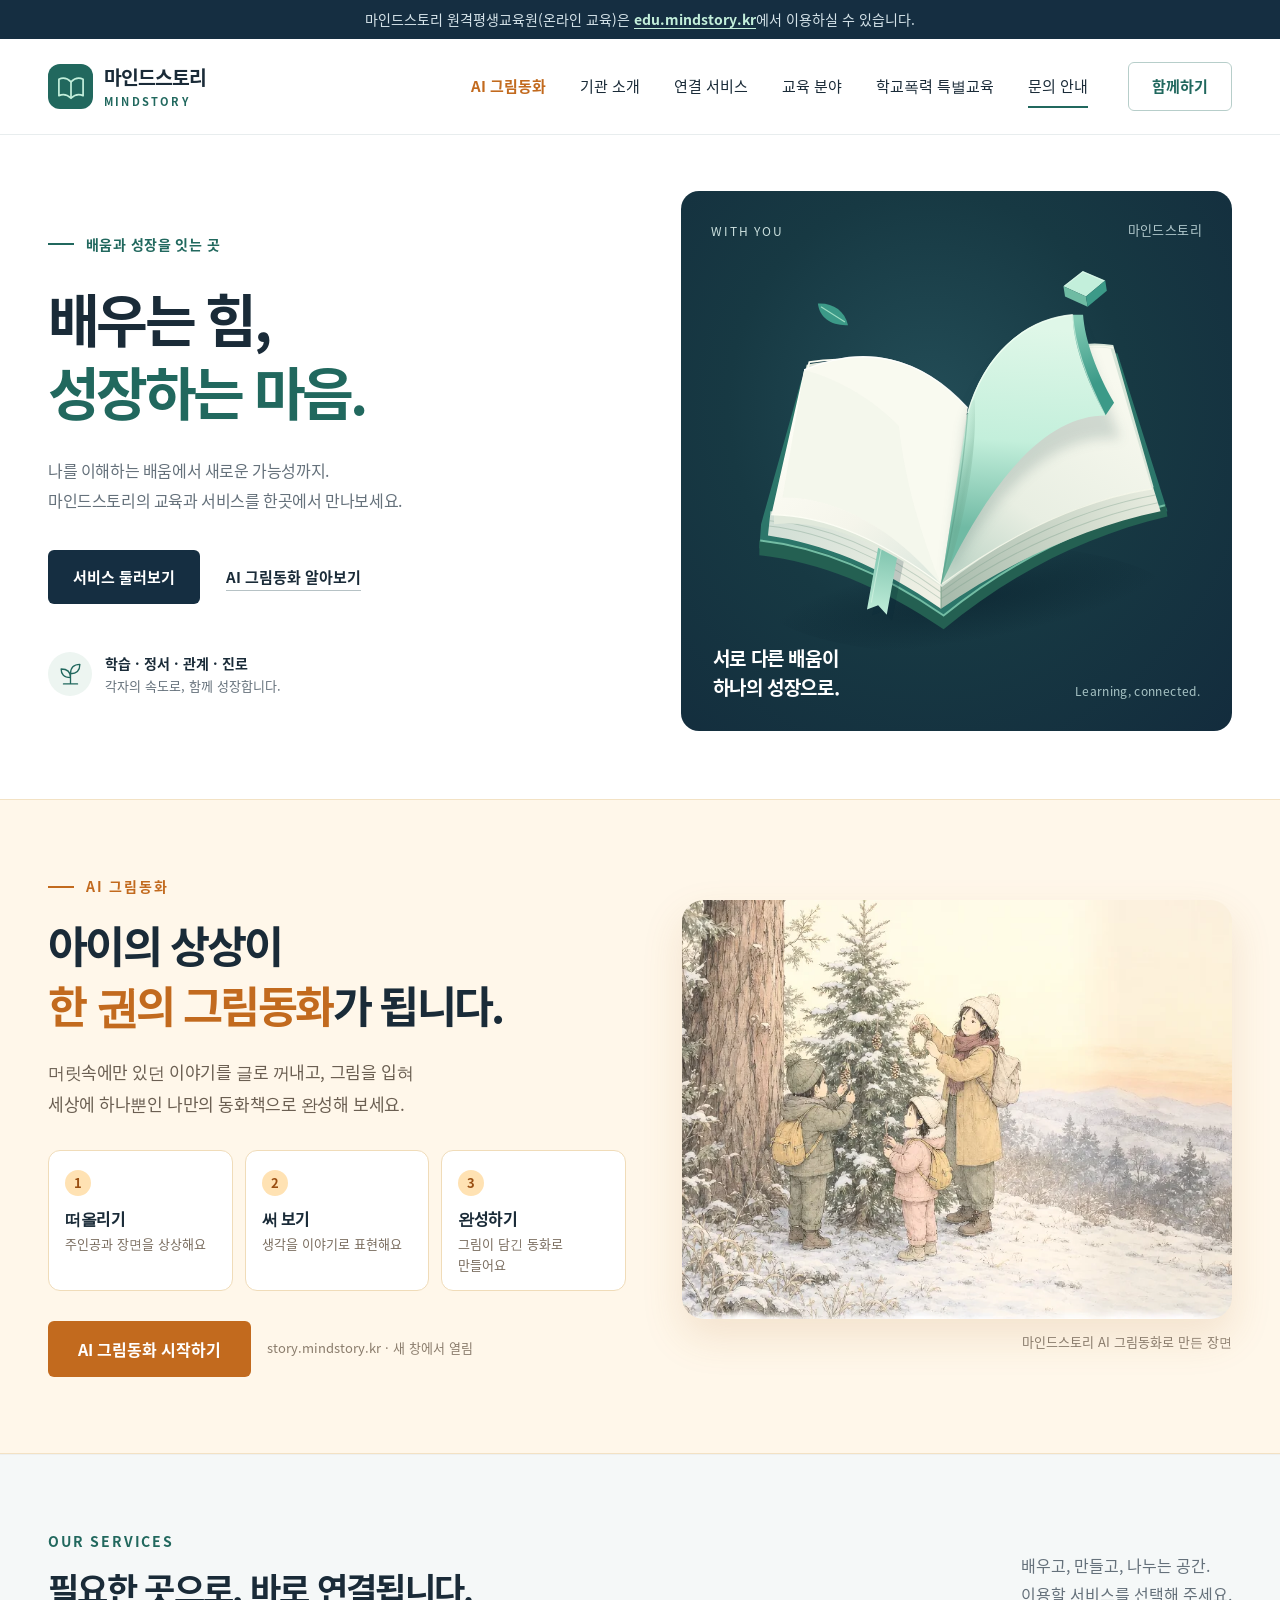
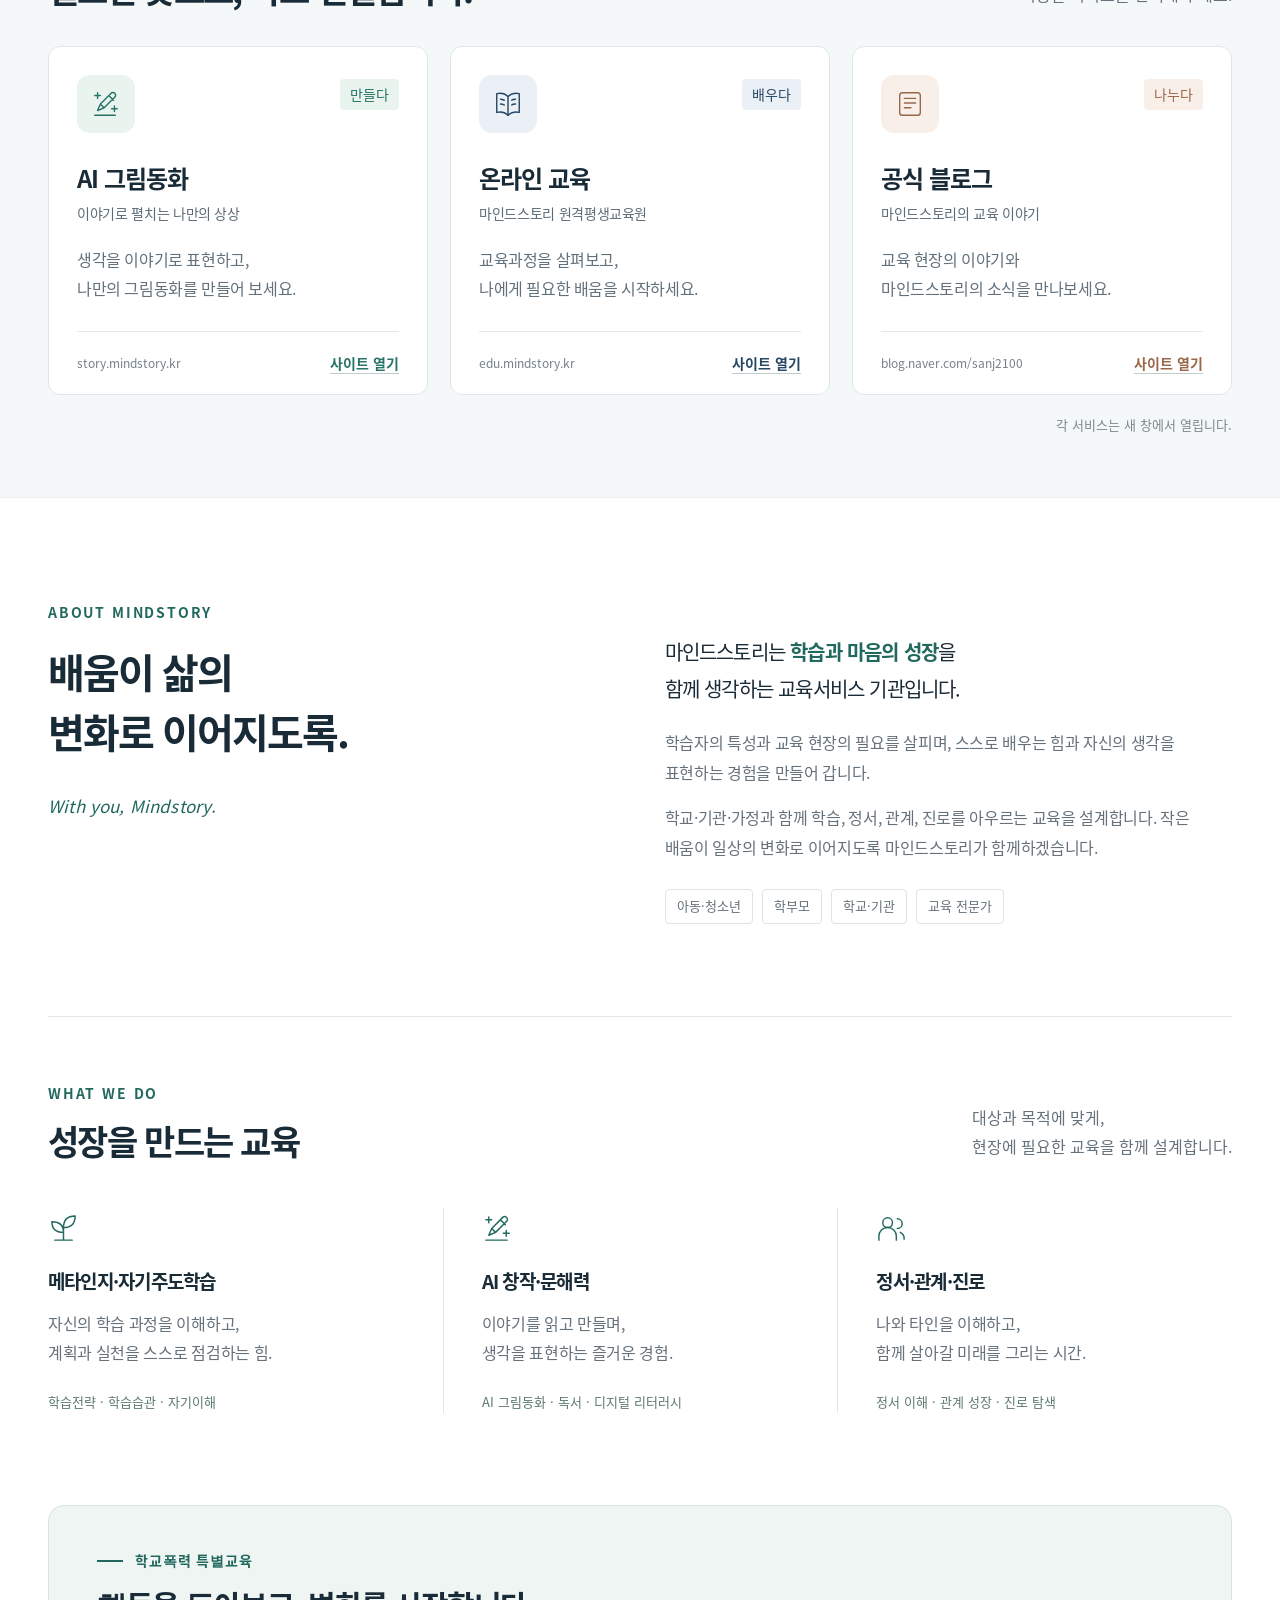
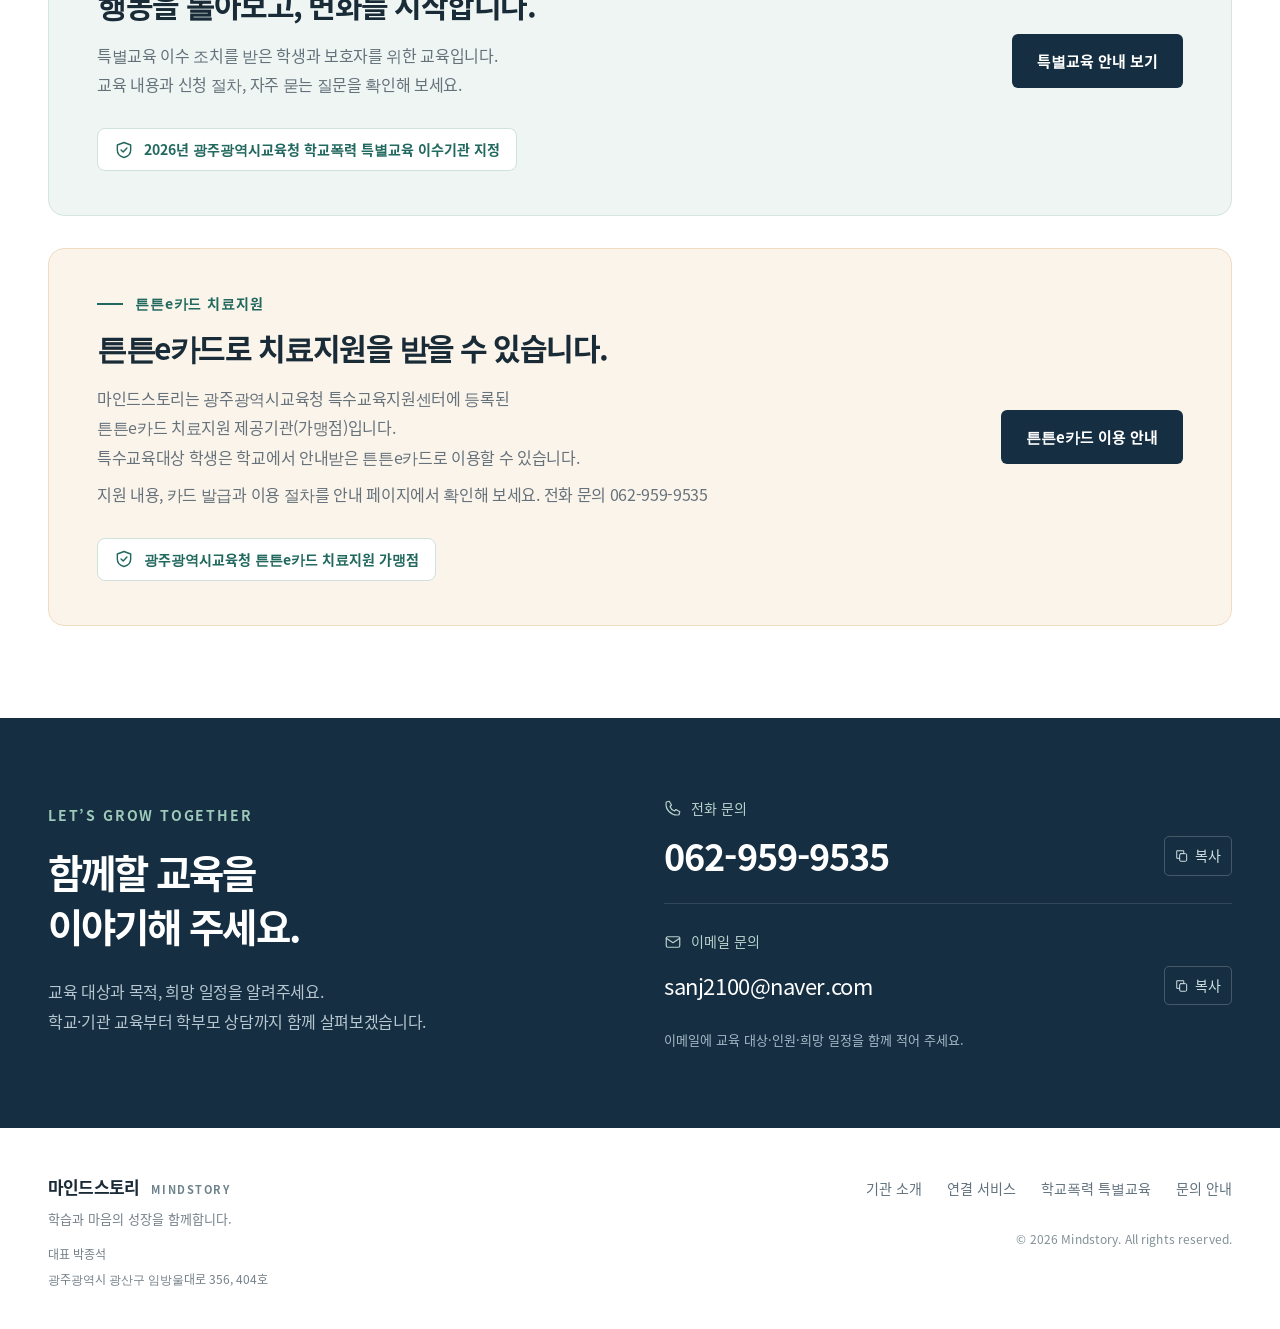
<file: index.html>
<!doctype html>
<html lang="ko">
<head>
  <meta charset="utf-8">
  <meta name="viewport" content="width=device-width, initial-scale=1">
  <meta name="theme-color" content="#173a42">
  <meta name="description" content="마인드스토리(MINDSTORY) — 아이의 상상이 그림동화가 되는 AI 그림동화, 원격평생교육원, 메타인지·자기주도학습 교육, 광주교육청 튼튼e카드 치료지원 가맹점. 광주 교육서비스 기관 (주)마인드스토리 대표 홈페이지.">
  <link rel="canonical" href="https://mindstory.kr/">
  <meta name="naver-site-verification" content="cd55dc31dd004ac3a0c525640d729fd15856be29" />
  <script type="application/ld+json">{"@context": "https://schema.org", "@type": "EducationalOrganization", "name": "마인드스토리", "alternateName": ["MINDSTORY", "(주)마인드스토리", "마인드스토리 원격평생교육원"], "url": "https://mindstory.kr/", "logo": "https://mindstory.kr/assets/favicon.svg", "description": "AI 그림동화와 원격평생교육원을 운영하는 광주 광산구 교육서비스 기관. 메타인지·자기주도학습, 학습·진로 상담, 학교폭력 특별교육, 광주광역시교육청 튼튼e카드 치료지원 가맹점.", "telephone": "+82-62-959-9535", "email": "sanj2100@naver.com", "address": {"@type": "PostalAddress", "streetAddress": "임방울대로 356, 404호", "addressLocality": "광산구", "addressRegion": "광주광역시", "addressCountry": "KR"}, "founder": {"@type": "Person", "name": "박종석"}, "sameAs": ["https://story.mindstory.kr/", "https://edu.mindstory.kr/", "https://blog.naver.com/sanj2100", "https://map.naver.com/p/entry/place/1515203433"]}</script>
  <meta property="og:url" content="https://mindstory.kr/">
  <meta property="og:site_name" content="마인드스토리">
  <meta property="og:type" content="website">
  <meta property="og:title" content="마인드스토리 | 배우는 힘, 성장하는 마음">
  <meta property="og:description" content="학습과 마음의 성장을 돕는 교육. 마인드스토리의 다양한 서비스를 한곳에서 만나보세요.">
  <title>마인드스토리 | 배우는 힘, 성장하는 마음</title>
  <link rel="icon" href="assets/favicon.svg" type="image/svg+xml">
  <link rel="preload" href="assets/mindstory-sans-regular.woff" as="font" type="font/woff" crossorigin>
  <link rel="stylesheet" href="styles.css?v=20261126b">
  <link rel="stylesheet" href="special.css?v=20261126b">
  <script src="site-config.js?v=20261126b" defer></script>
  <script src="site.js?v=20261126b" defer></script>
</head>
<body>
  <a class="skip-link" href="#main">본문으로 바로가기</a>
  <svg class="icon-definitions" xmlns="http://www.w3.org/2000/svg" aria-hidden="true">
    <symbol id="icon-book" viewBox="0 0 32 32"><path d="M16 8c-3-3-8-4-12-3v20c4-1 9 0 12 3 3-3 8-4 12-3V5c-4-1-9 0-12 3Z"/><path d="M16 8v20M8 11c2 0 3 .5 4 1M20 12c1-1 3-1 4-1M8 16c2 0 3 .5 4 1M20 17c1-1 3-1 4-1"/></symbol>
    <symbol id="icon-create" viewBox="0 0 32 32"><path d="m7 23 3-7L22 4a3 3 0 0 1 4 4L14 20l-7 3ZM19 7l5 5M10 16l4 4M4 28h22M7 4v6M4 7h6M25 18v6M22 21h6"/></symbol>
    <symbol id="icon-news" viewBox="0 0 32 32"><rect x="5" y="4" width="22" height="24" rx="3"/><path d="M10 10h12M10 15h12M10 20h7"/></symbol>
    <symbol id="icon-growth" viewBox="0 0 32 32"><path d="M16 28V14M16 20C7 20 4 15 4 9c7 0 12 3 12 11ZM16 15c0-8 4-12 12-12 0 8-4 12-12 12ZM7 28h18"/></symbol>
    <symbol id="icon-people" viewBox="0 0 32 32"><circle cx="12" cy="10" r="5"/><path d="M3 28v-4a9 9 0 0 1 18 0v4M22 6a5 5 0 0 1 0 10M25 20a7 7 0 0 1 4 7"/></symbol>
    <symbol id="icon-phone" viewBox="0 0 24 24"><path d="m7 3 3 5-2 2c1 3 3 5 6 6l2-2 5 3-1 4C10 23 1 14 3 4l4-1Z"/></symbol>
    <symbol id="icon-mail" viewBox="0 0 24 24"><rect x="3" y="5" width="18" height="14" rx="2"/><path d="m3 7 9 6 9-6"/></symbol>
    <symbol id="icon-copy" viewBox="0 0 24 24"><rect x="8" y="8" width="12" height="13" rx="2"/><path d="M15 8V3H3v13h5"/></symbol>
    <symbol id="icon-menu" viewBox="0 0 24 24"><path d="M4 6h16M4 12h16M4 18h16"/></symbol>
    <symbol id="icon-shield" viewBox="0 0 24 24"><path d="M12 3 4 6v6c0 5 3.5 8 8 9 4.5-1 8-4 8-9V6l-8-3Z"/><path d="m8.5 12 2.5 2.5 4.5-5"/></symbol>
    <symbol id="icon-close" viewBox="0 0 24 24"><path d="m5 5 14 14M19 5 5 19"/></symbol>
  </svg>

  <div class="move-notice"><p>마인드스토리 원격평생교육원(온라인 교육)은 <a href="https://edu.mindstory.kr/">edu.mindstory.kr</a>에서 이용하실 수 있습니다.</p></div>
  <header class="header" id="top">
    <div class="header-inner container">
      <a class="brand" href="#top" aria-label="마인드스토리 홈">
        <span class="brand-mark" aria-hidden="true"><svg viewBox="0 0 44 44"><path d="M8 32V13c6-3 10-1 14 3 4-4 8-6 14-3v19c-6-3-10-1-14 3-4-4-8-6-14-3Z"/><path d="M22 16v19"/></svg></span>
        <span class="brand-name">마인드스토리<span>MINDSTORY</span></span>
      </a>
      <nav class="desktop-nav" aria-label="주 메뉴">
        <a class="nav-story" href="#story">AI 그림동화</a>
        <a href="#about">기관 소개</a>
        <a href="#services">연결 서비스</a>
        <a href="#education">교육 분야</a>
        <a class="nav-special" href="special-education.html">학교폭력 특별교육</a>
        <a href="#contact">문의 안내</a>
      </nav>
      <a class="header-contact" href="#contact">함께하기</a>
      <button class="menu-toggle" type="button" aria-expanded="false" aria-controls="mobile-nav" aria-label="메뉴 열기"><svg class="icon"><use href="#icon-menu"/></svg></button>
    </div>
    <nav id="mobile-nav" class="mobile-nav" aria-label="모바일 메뉴" hidden>
      <a class="nav-story" href="#story">AI 그림동화</a><a href="#about">기관 소개</a><a href="#services">연결 서비스</a><a href="#education">교육 분야</a><a class="nav-special" href="special-education.html">학교폭력 특별교육</a><a href="tteun-card.html">튼튼e카드 치료지원</a><a href="#contact">문의 안내</a>
    </nav>
  </header>

  <main id="main">
    <section class="hero container" aria-labelledby="hero-title">
      <div class="hero-copy">
        <p class="eyebrow"><span class="eyebrow-rule"></span> 배움과 성장을 잇는 곳</p>
        <h1 id="hero-title">배우는 힘,<br><span>성장하는 마음.</span></h1>
        <p class="hero-description">나를 이해하는 배움에서 새로운 가능성까지.<br class="desktop-break">마인드스토리의 교육과 서비스를 한곳에서 만나보세요.</p>
        <div class="hero-actions"><a class="button button-primary" href="#services">서비스 둘러보기</a><a class="button button-text" href="#story">AI 그림동화 알아보기</a></div>
        <div class="hero-note"><span class="note-emblem" aria-hidden="true"><svg class="icon"><use href="#icon-growth"/></svg></span><p>학습 · 정서 · 관계 · 진로<span>각자의 속도로, 함께 성장합니다.</span></p></div>
      </div>
      <div class="hero-art">
        <div class="art-heading"><span>WITH YOU</span><span>마인드스토리</span></div>
        <img class="hero-illustration" src="assets/hero-illustration.svg" alt="배움과 창작의 연결을 표현한 펼쳐진 책 일러스트" width="640" height="600" fetchpriority="high">
        <div class="art-caption"><p>서로 다른 배움이<br>하나의 성장으로.</p><span>Learning, connected.</span></div>
      </div>
    </section>

    <section class="story-band" id="story" aria-labelledby="story-title">
      <div class="container story-inner">
        <div class="story-copy">
          <p class="eyebrow story-eyebrow"><span class="eyebrow-rule"></span> AI 그림동화</p>
          <h2 id="story-title">아이의 상상이<br><span>한 권의 그림동화</span>가 됩니다.</h2>
          <p class="story-lead">머릿속에만 있던 이야기를 글로 꺼내고, 그림을 입혀 <br class="desktop-break">세상에 하나뿐인 나만의 동화책으로 완성해 보세요.</p>
          <ol class="story-steps">
            <li><strong>떠올리기</strong><span>주인공과 장면을 상상해요</span></li>
            <li><strong>써 보기</strong><span>생각을 이야기로 표현해요</span></li>
            <li><strong>완성하기</strong><span>그림이 담긴 동화로 만들어요</span></li>
          </ol>
          <div class="story-actions">
            <a class="button story-button" href="https://story.mindstory.kr/" target="_blank" rel="noopener noreferrer">AI 그림동화 시작하기</a>
            <span class="story-domain">story.mindstory.kr · 새 창에서 열림</span>
          </div>
        </div>
        <figure class="story-art">
          <picture>
            <source srcset="assets/story-winter-forest.webp" type="image/webp">
            <img src="assets/story-winter-forest.jpg" width="764" height="582" loading="lazy" decoding="async" alt="눈 덮인 숲에서 엄마와 두 아이가 솔방울과 화환으로 나무를 꾸미는 수채화풍 그림동화 장면">
          </picture>
          <figcaption>마인드스토리 AI 그림동화로 만든 장면</figcaption>
        </figure>
      </div>
    </section>

    <section class="services-section" id="services" aria-labelledby="services-title">
      <div class="container">
        <div class="section-heading"><div><p class="eyebrow">OUR SERVICES</p><h2 id="services-title">필요한 곳으로,<br class="mobile-only"> 바로 연결됩니다.</h2></div><p class="section-description">배우고, 만들고, 나누는 공간.<br>이용할 서비스를 선택해 주세요.</p></div>
        <div class="service-grid" id="service-grid">
          <a class="service-card tone-teal" href="https://story.mindstory.kr/" target="_blank" rel="noopener noreferrer" aria-label="AI 그림동화, 새 창에서 열기"><div class="service-top"><span class="service-icon"><svg class="icon"><use href="#icon-create"/></svg></span><span class="service-tag">만들다</span></div><h3>AI 그림동화</h3><p class="service-subtitle">이야기로 펼치는 나만의 상상</p><p class="service-description">생각을 이야기로 표현하고,<br>나만의 그림동화를 만들어 보세요.</p><div class="service-bottom"><span>story.mindstory.kr</span><span class="service-link-label">사이트 열기</span></div></a>
          <a class="service-card tone-navy" href="https://edu.mindstory.kr/" target="_blank" rel="noopener noreferrer" aria-label="온라인 교육 — 마인드스토리 원격평생교육원, 새 창에서 열기"><div class="service-top"><span class="service-icon"><svg class="icon"><use href="#icon-book"/></svg></span><span class="service-tag">배우다</span></div><h3>온라인 교육</h3><p class="service-subtitle">마인드스토리 원격평생교육원</p><p class="service-description">교육과정을 살펴보고,<br>나에게 필요한 배움을 시작하세요.</p><div class="service-bottom"><span>edu.mindstory.kr</span><span class="service-link-label">사이트 열기</span></div></a>
          <a class="service-card tone-clay" href="https://blog.naver.com/sanj2100" target="_blank" rel="noopener noreferrer" aria-label="공식 블로그, 새 창에서 열기"><div class="service-top"><span class="service-icon"><svg class="icon"><use href="#icon-news"/></svg></span><span class="service-tag">나누다</span></div><h3>공식 블로그</h3><p class="service-subtitle">마인드스토리의 교육 이야기</p><p class="service-description">교육 현장의 이야기와<br>마인드스토리의 소식을 만나보세요.</p><div class="service-bottom"><span>blog.naver.com/sanj2100</span><span class="service-link-label">사이트 열기</span></div></a>
        </div>
        <p class="external-note">각 서비스는 새 창에서 열립니다.</p>
      </div>
    </section>

    <section class="about-section container" id="about" aria-labelledby="about-title">
      <div class="about-title"><p class="eyebrow">ABOUT MINDSTORY</p><h2 id="about-title">배움이 삶의<br>변화로 이어지도록.</h2><div class="about-signature">With you, Mindstory.</div></div>
      <div class="about-copy"><p class="about-lead">마인드스토리는 <strong>학습과 마음의 성장</strong>을<br class="desktop-break">함께 생각하는 교육서비스 기관입니다.</p><p>학습자의 특성과 교육 현장의 필요를 살피며, 스스로 배우는 힘과 자신의 생각을 표현하는 경험을 만들어 갑니다.</p><p>학교·기관·가정과 함께 학습, 정서, 관계, 진로를 아우르는 교육을 설계합니다. 작은 배움이 일상의 변화로 이어지도록 마인드스토리가 함께하겠습니다.</p><div class="audience-tags" aria-label="함께하는 교육 대상"><span>아동·청소년</span><span>학부모</span><span>학교·기관</span><span>교육 전문가</span></div></div>
    </section>

    <section class="education-section container" id="education" aria-labelledby="education-title">
      <div class="section-heading"><div><p class="eyebrow">WHAT WE DO</p><h2 id="education-title">성장을 만드는 교육</h2></div><p class="section-description">대상과 목적에 맞게,<br>현장에 필요한 교육을 함께 설계합니다.</p></div>
      <div class="education-grid">
        <article class="education-item"><div class="education-icon"><svg class="icon"><use href="#icon-growth"/></svg></div><h3>메타인지·자기주도학습</h3><p>자신의 학습 과정을 이해하고,<br>계획과 실천을 스스로 점검하는 힘.</p><span class="education-keywords">학습전략 · 학습습관 · 자기이해</span></article>
        <article class="education-item"><div class="education-icon"><svg class="icon"><use href="#icon-create"/></svg></div><h3>AI 창작·문해력</h3><p>이야기를 읽고 만들며,<br>생각을 표현하는 즐거운 경험.</p><span class="education-keywords">AI 그림동화 · 독서 · 디지털 리터러시</span></article>
        <article class="education-item"><div class="education-icon"><svg class="icon"><use href="#icon-people"/></svg></div><h3>정서·관계·진로</h3><p>나와 타인을 이해하고,<br>함께 살아갈 미래를 그리는 시간.</p><span class="education-keywords">정서 이해 · 관계 성장 · 진로 탐색</span></article>
      </div>
    </section>

    <section class="special-banner-section container" id="special" aria-labelledby="special-title">
      <div class="special-banner">
        <div>
          <p class="eyebrow"><span class="eyebrow-rule"></span> 학교폭력 특별교육</p>
          <h2 id="special-title">행동을 돌아보고, 변화를 시작합니다.</h2>
          <p class="special-banner-text">특별교육 이수 조치를 받은 학생과 보호자를 위한 교육입니다.<br class="desktop-break">교육 내용과 신청 절차, 자주 묻는 질문을 확인해 보세요.</p>
          <p class="designation"><svg class="icon" aria-hidden="true"><use href="#icon-shield"/></svg>2026년 광주광역시교육청 학교폭력 특별교육 이수기관 지정</p>
        </div>
        <a class="button button-primary" href="special-education.html">특별교육 안내 보기</a>
      </div>
    </section>

    <!-- 튼튼e카드 치료지원 가맹점 안내 (TODO: 치료 영역 확정 후 tteun-areas 문구 수정) -->
    <section class="special-banner-section tteun-section container" id="tteun" aria-labelledby="tteun-title">
      <div class="special-banner tteun-banner">
        <div>
          <p class="eyebrow"><span class="eyebrow-rule"></span> 튼튼e카드 치료지원</p>
          <h2 id="tteun-title">튼튼e카드로 치료지원을 받을 수 있습니다.</h2>
          <p class="special-banner-text">마인드스토리는 광주광역시교육청 특수교육지원센터에 등록된<br class="desktop-break"> 튼튼e카드 치료지원 제공기관(가맹점)입니다.<br class="desktop-break"> 특수교육대상 학생은 학교에서 안내받은 튼튼e카드로 이용할 수 있습니다.</p>
          <p class="special-banner-text tteun-areas">지원 내용, 카드 발급과 이용 절차를 안내 페이지에서 확인해 보세요. 전화 문의 062-959-9535</p>
          <p class="designation"><svg class="icon" aria-hidden="true"><use href="#icon-shield"/></svg>광주광역시교육청 튼튼e카드 치료지원 가맹점</p>
        </div>
        <a class="button button-primary" href="tteun-card.html">튼튼e카드 이용 안내</a>
      </div>
    </section>

    <section class="contact-section" id="contact" aria-labelledby="contact-title">
      <div class="container contact-inner"><div class="contact-copy"><p class="eyebrow">LET’S GROW TOGETHER</p><h2 id="contact-title">함께할 교육을<br>이야기해 주세요.</h2><p>교육 대상과 목적, 희망 일정을 알려주세요.<br>학교·기관 교육부터 학부모 상담까지 함께 살펴보겠습니다.</p></div><div class="contact-details"><div class="contact-detail"><div class="contact-label"><svg class="icon"><use href="#icon-phone"/></svg><span>전화 문의</span></div><div class="contact-value-row"><a class="phone-value" data-phone-link href="tel:0629599535"><span data-phone>062-959-9535</span></a><button class="copy-button" type="button" data-copy="phone" aria-label="전화번호 복사"><svg class="icon"><use href="#icon-copy"/></svg><span>복사</span></button></div></div><div class="contact-detail"><div class="contact-label"><svg class="icon"><use href="#icon-mail"/></svg><span>이메일 문의</span></div><div class="contact-value-row"><a class="email-value" data-email-link href="mailto:sanj2100@naver.com?subject=%EB%A7%88%EC%9D%B8%EB%93%9C%EC%8A%A4%ED%86%A0%EB%A6%AC%20%EA%B5%90%EC%9C%A1%20%EB%AC%B8%EC%9D%98"><span data-email>sanj2100@naver.com</span></a><button class="copy-button" type="button" data-copy="email" aria-label="이메일 주소 복사"><svg class="icon"><use href="#icon-copy"/></svg><span>복사</span></button></div></div><p class="contact-hint">이메일에 교육 대상·인원·희망 일정을 함께 적어 주세요.</p></div></div>
    </section>
  </main>

  <footer class="footer container"><div><a class="footer-brand" href="#top">마인드스토리<span>MINDSTORY</span></a><p>학습과 마음의 성장을 함께합니다.</p><p class="footer-representative">대표 박종석</p><p class="footer-address">광주광역시 광산구 임방울대로 356, 404호</p></div><div class="footer-right"><nav aria-label="하단 메뉴"><a href="#about">기관 소개</a><a href="#services">연결 서비스</a><a href="special-education.html">학교폭력 특별교육</a><a href="#contact">문의 안내</a></nav><small>© <span data-year>2026</span> Mindstory. All rights reserved.</small></div></footer>
  <div class="toast" id="toast" role="status" aria-live="polite" aria-atomic="true"></div>
</body>
</html>
</file>
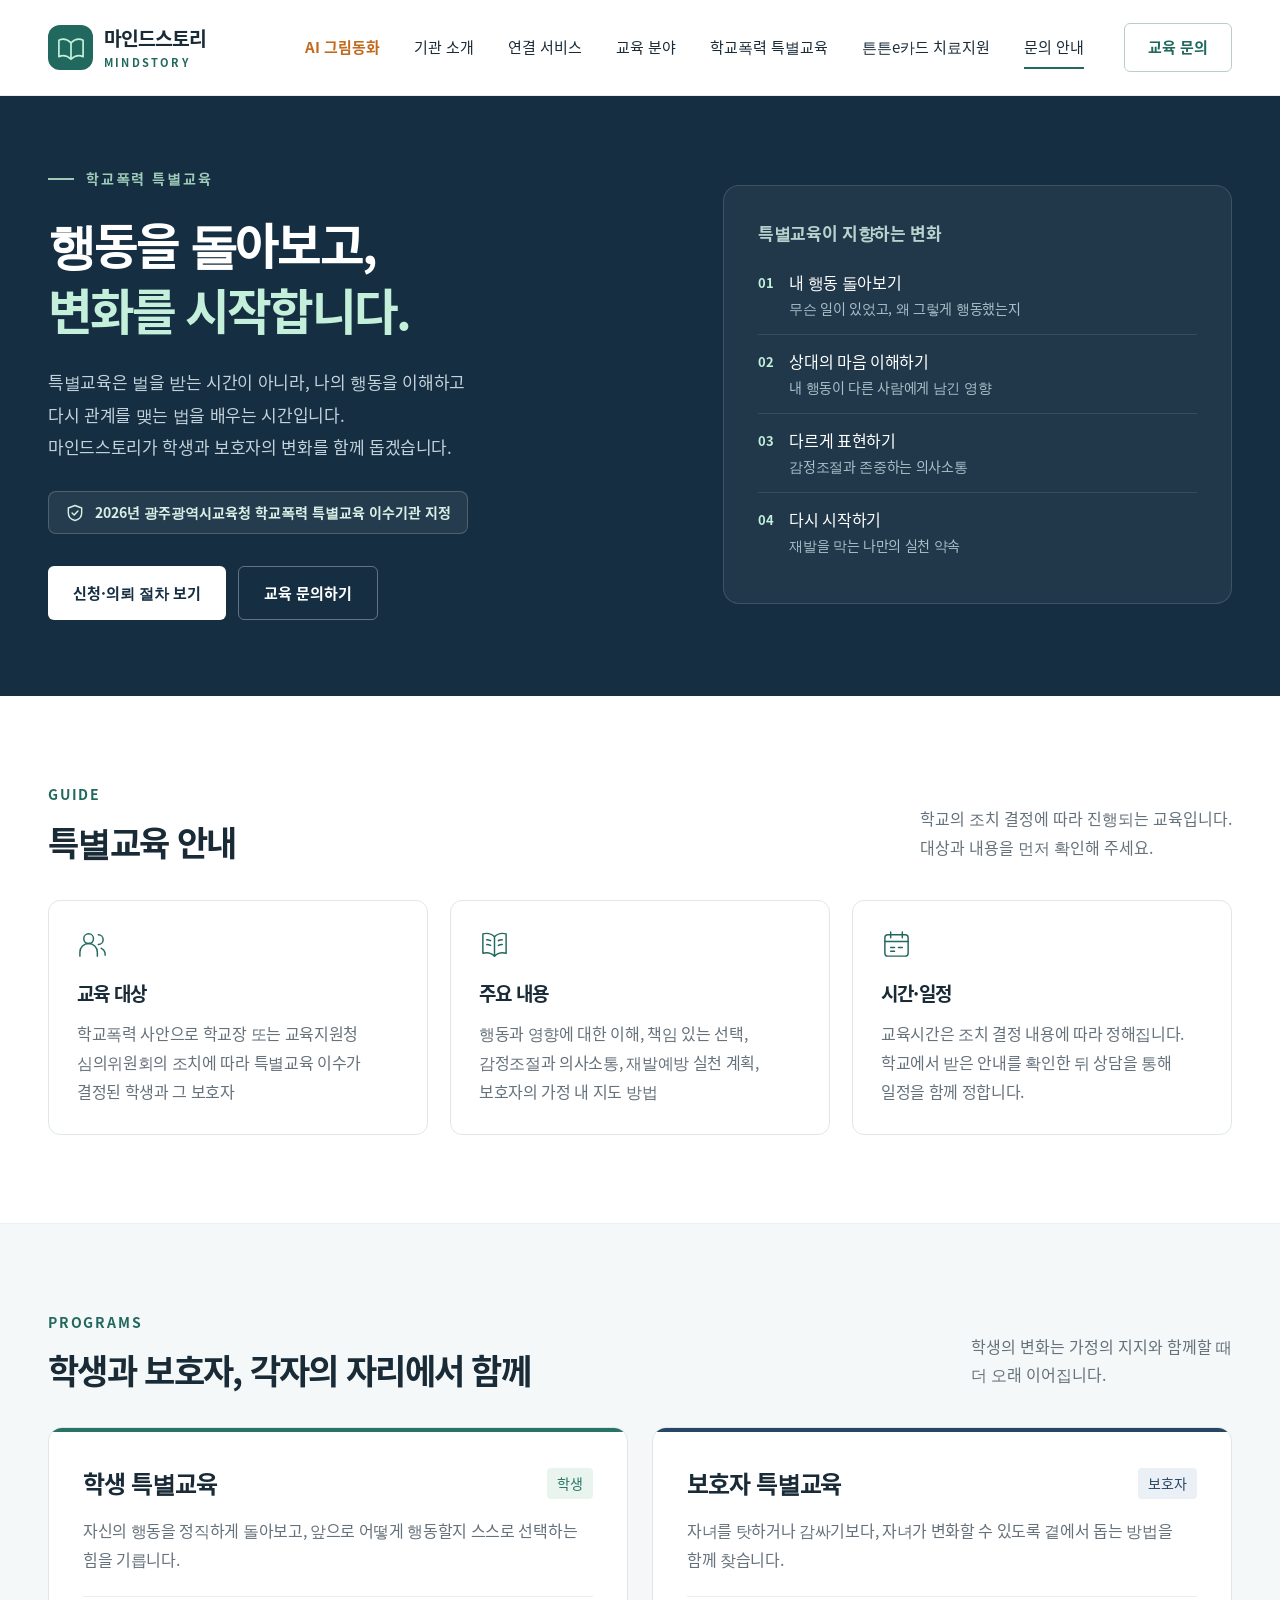
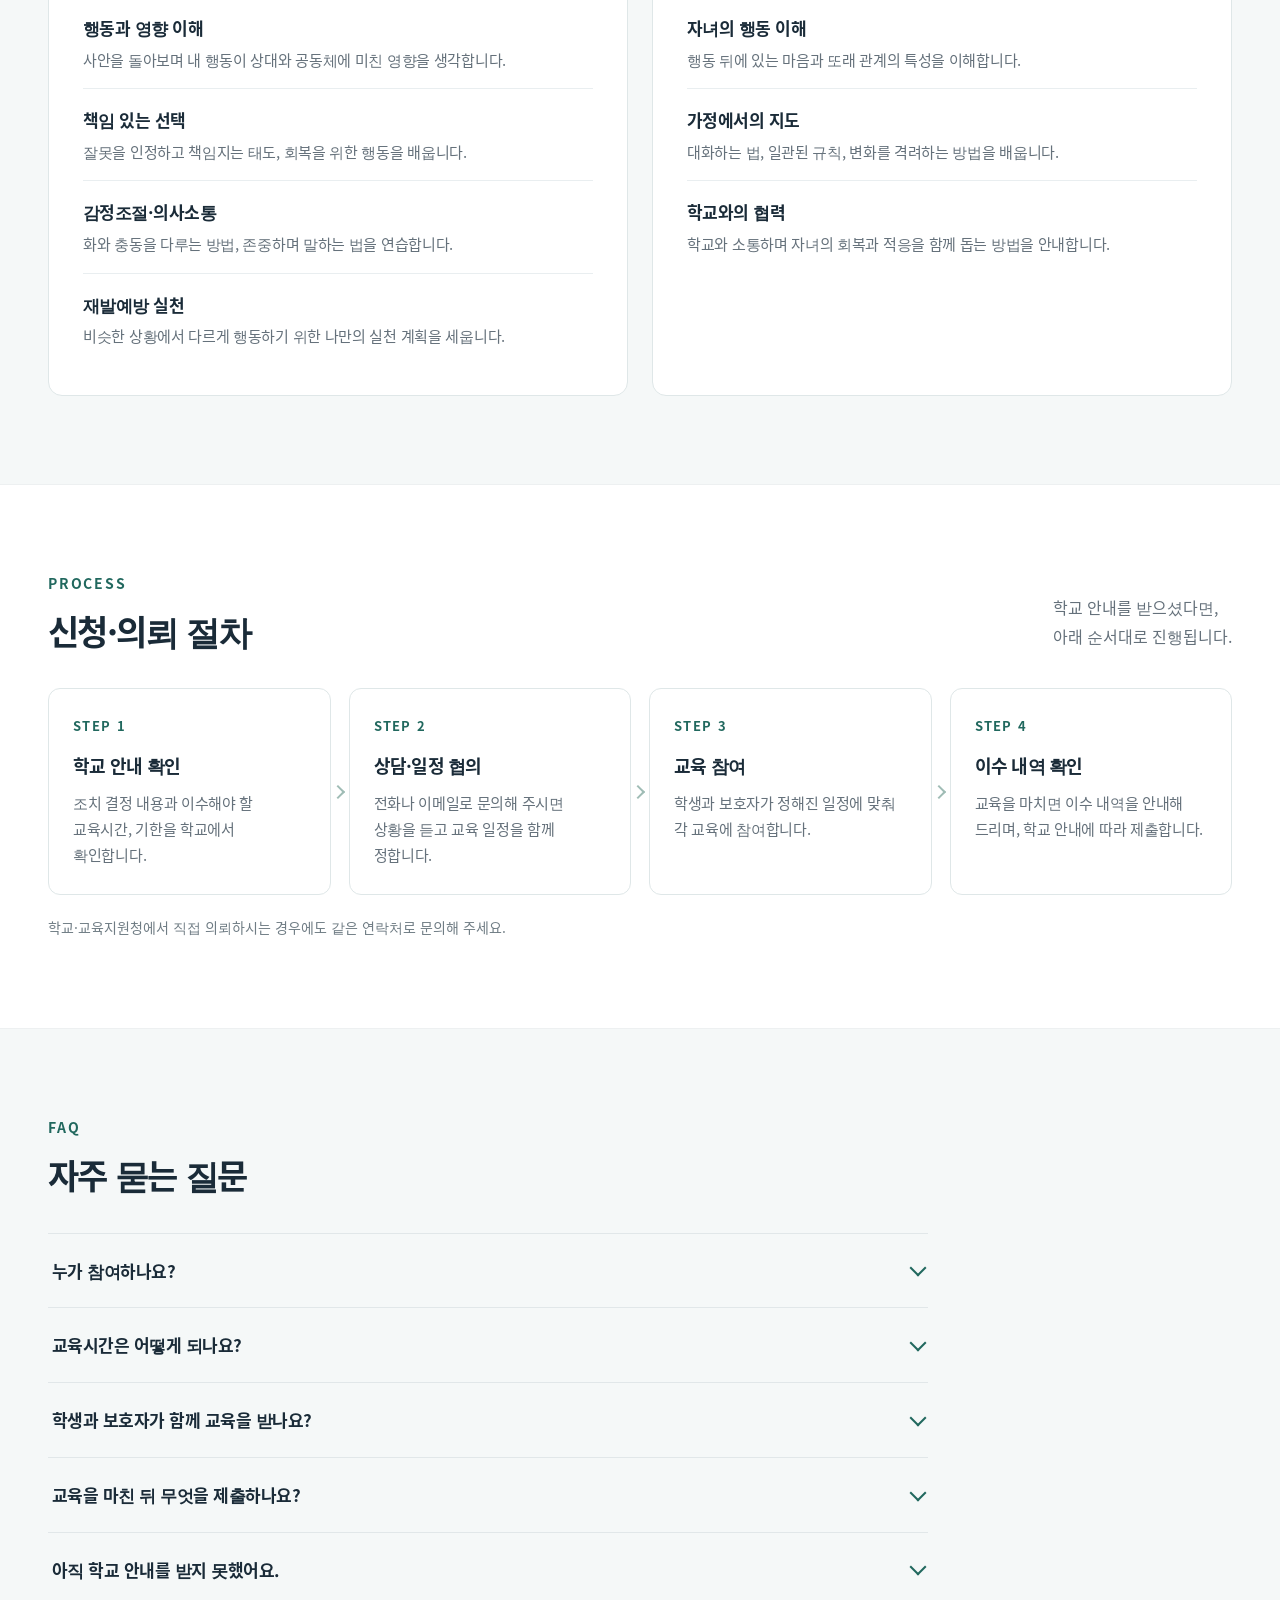
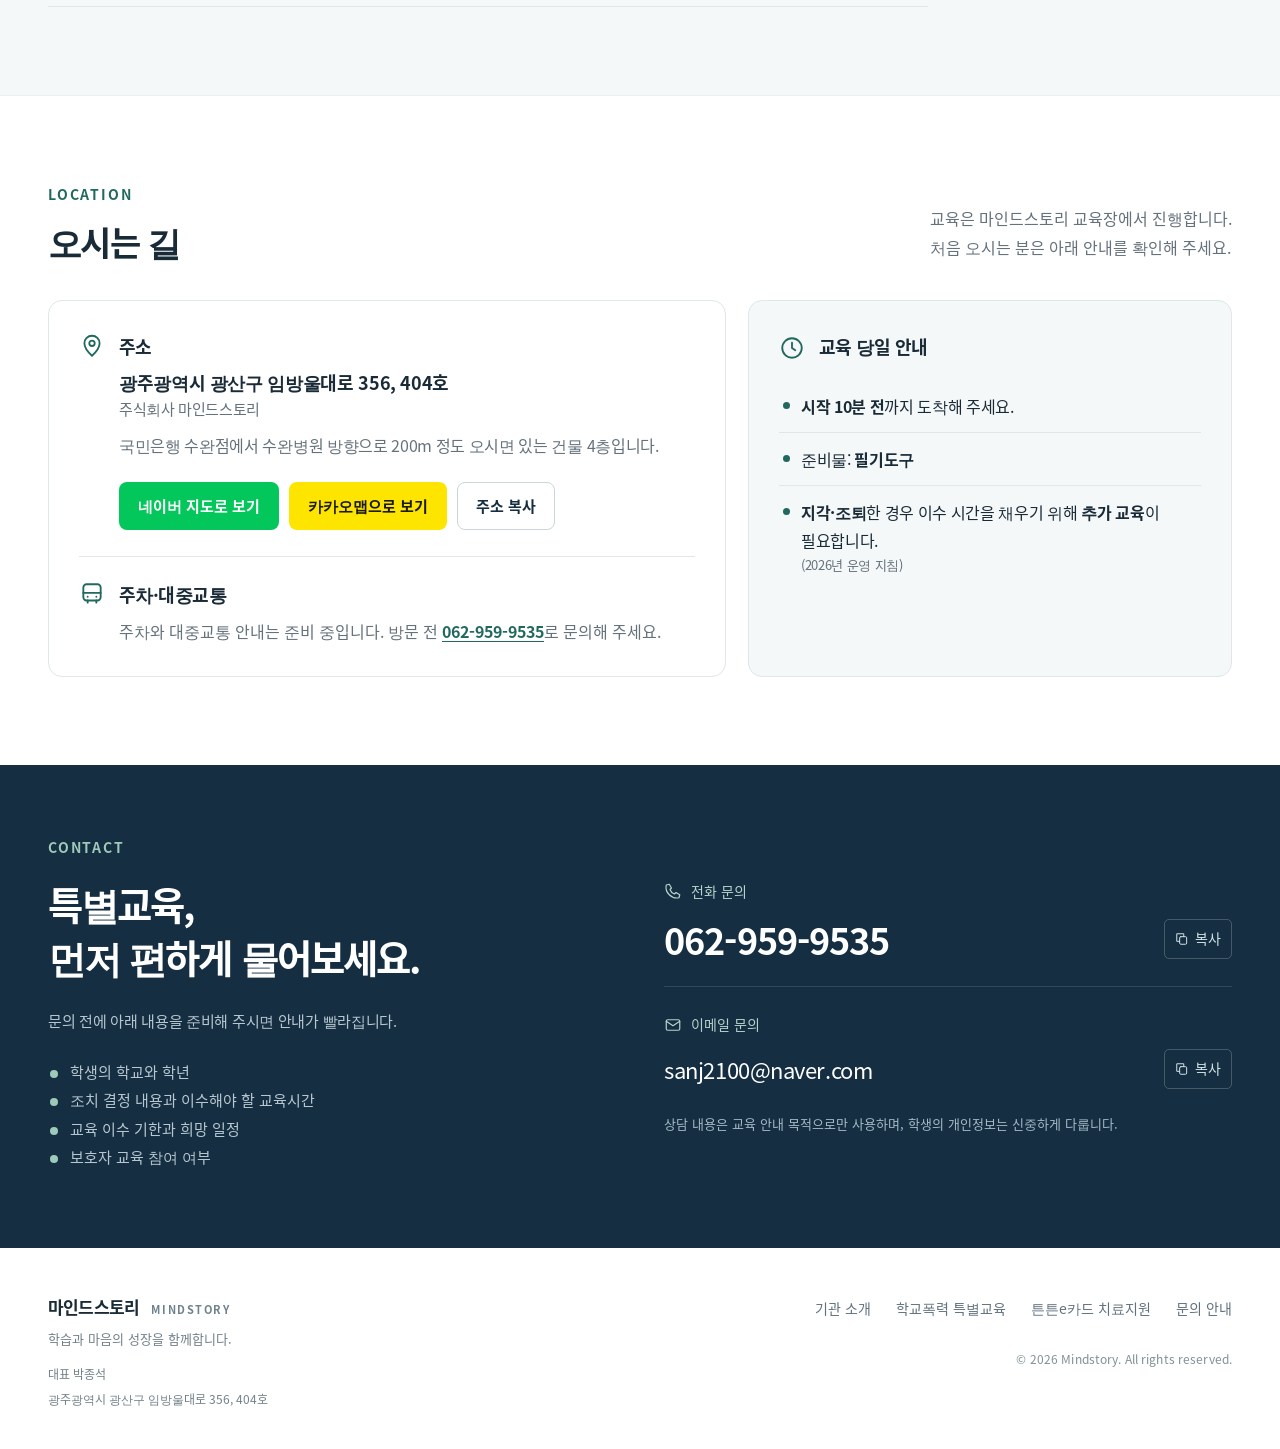
<file: special-education.html>
<!doctype html>
<html lang="ko">
<head>
  <meta charset="utf-8">
  <meta name="viewport" content="width=device-width, initial-scale=1">
  <meta name="theme-color" content="#152e41">
  <meta name="description" content="마인드스토리 학교폭력 특별교육 안내. 학생 특별교육과 보호자 특별교육, 신청·의뢰 절차와 자주 묻는 질문을 확인하세요.">
  <link rel="canonical" href="https://mindstory.kr/special-education.html">
  <meta property="og:url" content="https://mindstory.kr/special-education.html">
  <meta property="og:site_name" content="마인드스토리">
  <meta property="og:type" content="website">
  <meta property="og:title" content="학교폭력 특별교육 | 마인드스토리">
  <meta property="og:description" content="행동을 돌아보고, 변화를 시작합니다. 학생과 보호자가 함께하는 마인드스토리 특별교육.">
  <title>학교폭력 특별교육 | 마인드스토리</title>
  <link rel="icon" href="assets/favicon.svg" type="image/svg+xml">
  <link rel="preload" href="assets/mindstory-sans-regular.woff" as="font" type="font/woff" crossorigin>
  <link rel="stylesheet" href="styles.css?v=20261126b">
  <link rel="stylesheet" href="special.css?v=20261126b">
  <script src="site-config.js?v=20261126b" defer></script>
  <script src="site.js?v=20261126b" defer></script>
</head>
<body>
  <a class="skip-link" href="#main">본문으로 바로가기</a>
  <svg class="icon-definitions" xmlns="http://www.w3.org/2000/svg" aria-hidden="true">
    <symbol id="icon-growth" viewBox="0 0 32 32"><path d="M16 28V14M16 20C7 20 4 15 4 9c7 0 12 3 12 11ZM16 15c0-8 4-12 12-12 0 8-4 12-12 12ZM7 28h18"/></symbol>
    <symbol id="icon-people" viewBox="0 0 32 32"><circle cx="12" cy="10" r="5"/><path d="M3 28v-4a9 9 0 0 1 18 0v4M22 6a5 5 0 0 1 0 10M25 20a7 7 0 0 1 4 7"/></symbol>
    <symbol id="icon-book" viewBox="0 0 32 32"><path d="M16 8c-3-3-8-4-12-3v20c4-1 9 0 12 3 3-3 8-4 12-3V5c-4-1-9 0-12 3Z"/><path d="M16 8v20M8 11c2 0 3 .5 4 1M20 12c1-1 3-1 4-1M8 16c2 0 3 .5 4 1M20 17c1-1 3-1 4-1"/></symbol>
    <symbol id="icon-calendar" viewBox="0 0 32 32"><rect x="4" y="6" width="24" height="22" rx="3"/><path d="M4 13h24M10 3v6M22 3v6M10 19h4M18 19h4M10 23h4"/></symbol>
    <symbol id="icon-pin" viewBox="0 0 24 24"><path d="M12 21s-7-6.2-7-11.5a7 7 0 0 1 14 0C19 14.8 12 21 12 21Z"/><circle cx="12" cy="9.5" r="2.5"/></symbol>
    <symbol id="icon-bus" viewBox="0 0 24 24"><rect x="4" y="3" width="16" height="15" rx="3"/><path d="M4 11h16M8 18v2M16 18v2M8 14.5h.01M16 14.5h.01"/></symbol>
    <symbol id="icon-clock" viewBox="0 0 24 24"><circle cx="12" cy="12" r="9"/><path d="M12 7v5l3 2"/></symbol>
    <symbol id="icon-shield" viewBox="0 0 24 24"><path d="M12 3 4 6v6c0 5 3.5 8 8 9 4.5-1 8-4 8-9V6l-8-3Z"/><path d="m8.5 12 2.5 2.5 4.5-5"/></symbol>
    <symbol id="icon-phone" viewBox="0 0 24 24"><path d="m7 3 3 5-2 2c1 3 3 5 6 6l2-2 5 3-1 4C10 23 1 14 3 4l4-1Z"/></symbol>
    <symbol id="icon-mail" viewBox="0 0 24 24"><rect x="3" y="5" width="18" height="14" rx="2"/><path d="m3 7 9 6 9-6"/></symbol>
    <symbol id="icon-copy" viewBox="0 0 24 24"><rect x="8" y="8" width="12" height="13" rx="2"/><path d="M15 8V3H3v13h5"/></symbol>
    <symbol id="icon-menu" viewBox="0 0 24 24"><path d="M4 6h16M4 12h16M4 18h16"/></symbol>
    <symbol id="icon-close" viewBox="0 0 24 24"><path d="m5 5 14 14M19 5 5 19"/></symbol>
  </svg>

  <header class="header" id="top">
    <div class="header-inner container">
      <a class="brand" href="index.html" aria-label="마인드스토리 홈">
        <span class="brand-mark" aria-hidden="true"><svg viewBox="0 0 44 44"><path d="M8 32V13c6-3 10-1 14 3 4-4 8-6 14-3v19c-6-3-10-1-14 3-4-4-8-6-14-3Z"/><path d="M22 16v19"/></svg></span>
        <span class="brand-name">마인드스토리<span>MINDSTORY</span></span>
      </a>
      <nav class="desktop-nav" aria-label="주 메뉴">
        <a class="nav-story" href="index.html#story">AI 그림동화</a>
        <a href="index.html#about">기관 소개</a>
        <a href="index.html#services">연결 서비스</a>
        <a href="index.html#education">교육 분야</a>
        <a class="nav-special" href="special-education.html" aria-current="page">학교폭력 특별교육</a><a href="tteun-card.html">튼튼e카드 치료지원</a>
        <a href="#contact">문의 안내</a>
      </nav>
      <a class="header-contact" href="#contact">교육 문의</a>
      <button class="menu-toggle" type="button" aria-expanded="false" aria-controls="mobile-nav" aria-label="메뉴 열기"><svg class="icon"><use href="#icon-menu"/></svg></button>
    </div>
    <nav id="mobile-nav" class="mobile-nav" aria-label="모바일 메뉴" hidden>
      <a href="index.html">홈</a><a class="nav-story" href="index.html#story">AI 그림동화</a><a href="index.html#about">기관 소개</a><a href="index.html#services">연결 서비스</a><a href="index.html#education">교육 분야</a><a class="nav-special" href="special-education.html" aria-current="page">학교폭력 특별교육</a><a href="tteun-card.html">튼튼e카드 치료지원</a><a href="#contact">문의 안내</a>
    </nav>
  </header>

  <main id="main">
    <section class="sp-hero" aria-labelledby="sp-title">
      <div class="container sp-hero-inner">
        <div>
          <p class="eyebrow"><span class="eyebrow-rule"></span> 학교폭력 특별교육</p>
          <h1 id="sp-title">행동을 돌아보고,<br><span>변화를 시작합니다.</span></h1>
          <p class="sp-hero-lead">특별교육은 벌을 받는 시간이 아니라, 나의 행동을 이해하고<br>다시 관계를 맺는 법을 배우는 시간입니다.<br>마인드스토리가 학생과 보호자의 변화를 함께 돕겠습니다.</p>
          <p class="designation"><svg class="icon" aria-hidden="true"><use href="#icon-shield"/></svg>2026년 광주광역시교육청 학교폭력 특별교육 이수기관 지정</p>
          <div class="sp-hero-actions">
            <a class="button button-light" href="#process">신청·의뢰 절차 보기</a>
            <a class="button button-outline-light" href="#contact">교육 문의하기</a>
          </div>
        </div>
        <aside class="sp-hero-card" aria-label="특별교육이 지향하는 변화">
          <h2>특별교육이 지향하는 변화</h2>
          <ol>
            <li><div>내 행동 돌아보기<span>무슨 일이 있었고, 왜 그렇게 행동했는지</span></div></li>
            <li><div>상대의 마음 이해하기<span>내 행동이 다른 사람에게 남긴 영향</span></div></li>
            <li><div>다르게 표현하기<span>감정조절과 존중하는 의사소통</span></div></li>
            <li><div>다시 시작하기<span>재발을 막는 나만의 실천 약속</span></div></li>
          </ol>
        </aside>
      </div>
    </section>

    <section class="sp-section container" id="guide" aria-labelledby="guide-title">
      <div class="section-heading"><div><p class="eyebrow">GUIDE</p><h2 id="guide-title">특별교육 안내</h2></div><p class="section-description">학교의 조치 결정에 따라 진행되는 교육입니다.<br>대상과 내용을 먼저 확인해 주세요.</p></div>
      <div class="info-grid">
        <article class="info-card"><div class="education-icon"><svg class="icon"><use href="#icon-people"/></svg></div><h3>교육 대상</h3><p>학교폭력 사안으로 학교장 또는 교육지원청 심의위원회의 조치에 따라 특별교육 이수가 결정된 학생과 그 보호자</p></article>
        <article class="info-card"><div class="education-icon"><svg class="icon"><use href="#icon-book"/></svg></div><h3>주요 내용</h3><p>행동과 영향에 대한 이해, 책임 있는 선택, 감정조절과 의사소통, 재발예방 실천 계획, 보호자의 가정 내 지도 방법</p></article>
        <article class="info-card"><div class="education-icon"><svg class="icon"><use href="#icon-calendar"/></svg></div><h3>시간·일정</h3><p>교육시간은 조치 결정 내용에 따라 정해집니다. 학교에서 받은 안내를 확인한 뒤 상담을 통해 일정을 함께 정합니다.</p></article>
      </div>
    </section>

    <section class="sp-section is-tinted" id="programs" aria-labelledby="programs-title">
      <div class="container">
        <div class="section-heading"><div><p class="eyebrow">PROGRAMS</p><h2 id="programs-title">학생과 보호자,<br class="mobile-only"> 각자의 자리에서 함께</h2></div><p class="section-description">학생의 변화는 가정의 지지와 함께할 때<br>더 오래 이어집니다.</p></div>
        <div class="program-grid">
          <article class="program tone-teal">
            <div class="program-head"><h3>학생 특별교육</h3><span class="service-tag">학생</span></div>
            <p class="program-intro">자신의 행동을 정직하게 돌아보고, 앞으로 어떻게 행동할지 스스로 선택하는 힘을 기릅니다.</p>
            <ul class="program-list">
              <li><strong>행동과 영향 이해</strong><span>사안을 돌아보며 내 행동이 상대와 공동체에 미친 영향을 생각합니다.</span></li>
              <li><strong>책임 있는 선택</strong><span>잘못을 인정하고 책임지는 태도, 회복을 위한 행동을 배웁니다.</span></li>
              <li><strong>감정조절·의사소통</strong><span>화와 충동을 다루는 방법, 존중하며 말하는 법을 연습합니다.</span></li>
              <li><strong>재발예방 실천</strong><span>비슷한 상황에서 다르게 행동하기 위한 나만의 실천 계획을 세웁니다.</span></li>
            </ul>
          </article>
          <article class="program tone-navy">
            <div class="program-head"><h3>보호자 특별교육</h3><span class="service-tag">보호자</span></div>
            <p class="program-intro">자녀를 탓하거나 감싸기보다, 자녀가 변화할 수 있도록 곁에서 돕는 방법을 함께 찾습니다.</p>
            <ul class="program-list">
              <li><strong>자녀의 행동 이해</strong><span>행동 뒤에 있는 마음과 또래 관계의 특성을 이해합니다.</span></li>
              <li><strong>가정에서의 지도</strong><span>대화하는 법, 일관된 규칙, 변화를 격려하는 방법을 배웁니다.</span></li>
              <li><strong>학교와의 협력</strong><span>학교와 소통하며 자녀의 회복과 적응을 함께 돕는 방법을 안내합니다.</span></li>
            </ul>
          </article>
        </div>
      </div>
    </section>

    <section class="sp-section container" id="process" aria-labelledby="process-title">
      <div class="section-heading"><div><p class="eyebrow">PROCESS</p><h2 id="process-title">신청·의뢰 절차</h2></div><p class="section-description">학교 안내를 받으셨다면,<br>아래 순서대로 진행됩니다.</p></div>
      <ol class="steps">
        <li><h3>학교 안내 확인</h3><p>조치 결정 내용과 이수해야 할 교육시간, 기한을 학교에서 확인합니다.</p></li>
        <li><h3>상담·일정 협의</h3><p>전화나 이메일로 문의해 주시면 상황을 듣고 교육 일정을 함께 정합니다.</p></li>
        <li><h3>교육 참여</h3><p>학생과 보호자가 정해진 일정에 맞춰 각 교육에 참여합니다.</p></li>
        <li><h3>이수 내역 확인</h3><p>교육을 마치면 이수 내역을 안내해 드리며, 학교 안내에 따라 제출합니다.</p></li>
      </ol>
      <p class="steps-note">학교·교육지원청에서 직접 의뢰하시는 경우에도 같은 연락처로 문의해 주세요.</p>
    </section>

    <section class="sp-section is-tinted" id="faq" aria-labelledby="faq-title">
      <div class="container">
        <div class="section-heading"><div><p class="eyebrow">FAQ</p><h2 id="faq-title">자주 묻는 질문</h2></div></div>
        <div class="faq">
          <details><summary>누가 참여하나요?</summary><p>학교폭력 사안으로 특별교육 이수 조치를 받은 학생과 그 보호자가 참여합니다. 보호자 교육 참여 여부와 시간은 학교의 안내를 함께 확인해 주세요.</p></details>
          <details><summary>교육시간은 어떻게 되나요?</summary><p>교육시간은 조치 결정 내용에 따라 정해지고, 운영 방식은 의뢰 경로에 따라 달라질 수 있습니다. 학교에서 받은 안내를 확인한 뒤 문의해 주시면 개별적으로 안내해 드립니다.</p></details>
          <details><summary>학생과 보호자가 함께 교육을 받나요?</summary><p>학생 교육과 보호자 교육은 각각의 목표에 맞춰 진행합니다. 가정 상황을 고려해 참여 일정을 함께 조율합니다.</p></details>
          <details><summary>교육을 마친 뒤 무엇을 제출하나요?</summary><p>교육을 마치면 이수 내역을 안내해 드립니다. 제출 방법과 기한은 학교의 안내를 따라 주세요.</p></details>
          <details><summary>아직 학교 안내를 받지 못했어요.</summary><p>먼저 학교 담당 선생님께 조치 내용과 이수 기한을 확인해 주세요. 확인이 어려운 부분은 마인드스토리로 문의하시면 함께 살펴보겠습니다.</p></details>
        </div>
      </div>
    </section>

    <section class="sp-section container" id="location" aria-labelledby="location-title">
      <div class="section-heading"><div><p class="eyebrow">LOCATION</p><h2 id="location-title">오시는 길</h2></div><p class="section-description">교육은 마인드스토리 교육장에서 진행합니다.<br>처음 오시는 분은 아래 안내를 확인해 주세요.</p></div>
      <div class="location-grid">
        <div class="location-card location-main">
          <div class="location-row"><svg class="icon" aria-hidden="true"><use href="#icon-pin"/></svg>
            <div>
              <h3>주소</h3>
              <p class="location-address">광주광역시 광산구 임방울대로 356, 404호<span>주식회사 마인드스토리</span></p>
              <p class="location-hint">국민은행 수완점에서 수완병원 방향으로 200m 정도 오시면 있는 건물 4층입니다.</p>
            </div>
          </div>
          <div class="map-buttons">
            <a class="map-button map-naver" href="https://map.naver.com/p/entry/place/1515203433" target="_blank" rel="noopener noreferrer">네이버 지도로 보기</a>
            <a class="map-button map-kakao" href="https://map.kakao.com/link/search/광주광역시 광산구 임방울대로 356" target="_blank" rel="noopener noreferrer">카카오맵으로 보기</a>
            <button class="map-button map-copy" type="button" data-copy-text="광주광역시 광산구 임방울대로 356, 404호">주소 복사</button>
          </div>
          <!-- TODO(대표 확인 후 입력): 주차 가능 여부·주차 위치, 가까운 버스 정류장·노선 -->
          <div class="location-row location-sub"><svg class="icon" aria-hidden="true"><use href="#icon-bus"/></svg>
            <div>
              <h3>주차·대중교통</h3>
              <p class="location-pending">주차와 대중교통 안내는 준비 중입니다. 방문 전 <a href="tel:0629599535">062-959-9535</a>로 문의해 주세요.</p>
            </div>
          </div>
        </div>
        <div class="location-card location-day">
          <div class="location-row"><svg class="icon" aria-hidden="true"><use href="#icon-clock"/></svg><h3>교육 당일 안내</h3></div>
          <ul class="day-list">
            <li><strong>시작 10분 전</strong>까지 도착해 주세요.</li>
            <li>준비물: <strong>필기도구</strong></li>
            <li><strong>지각·조퇴</strong>한 경우 이수 시간을 채우기 위해 <strong>추가 교육</strong>이 필요합니다.<span>(2026년 운영 지침)</span></li>
          </ul>
        </div>
      </div>
    </section>

    <section class="contact-section" id="contact" aria-labelledby="contact-title">
      <div class="container contact-inner">
        <div class="contact-copy">
          <p class="eyebrow">CONTACT</p>
          <h2 id="contact-title">특별교육,<br>먼저 편하게 물어보세요.</h2>
          <p class="contact-prep">문의 전에 아래 내용을 준비해 주시면 안내가 빨라집니다.</p>
          <ul class="prep-list">
            <li>학생의 학교와 학년</li>
            <li>조치 결정 내용과 이수해야 할 교육시간</li>
            <li>교육 이수 기한과 희망 일정</li>
            <li>보호자 교육 참여 여부</li>
          </ul>
        </div>
        <div class="contact-details">
          <div class="contact-detail"><div class="contact-label"><svg class="icon"><use href="#icon-phone"/></svg><span>전화 문의</span></div><div class="contact-value-row"><a class="phone-value" data-phone-link href="tel:0629599535"><span data-phone>062-959-9535</span></a><button class="copy-button" type="button" data-copy="phone" aria-label="전화번호 복사"><svg class="icon"><use href="#icon-copy"/></svg><span>복사</span></button></div></div>
          <div class="contact-detail"><div class="contact-label"><svg class="icon"><use href="#icon-mail"/></svg><span>이메일 문의</span></div><div class="contact-value-row"><a class="email-value" data-email-link data-subject="학교폭력 특별교육 문의" href="mailto:sanj2100@naver.com"><span data-email>sanj2100@naver.com</span></a><button class="copy-button" type="button" data-copy="email" aria-label="이메일 주소 복사"><svg class="icon"><use href="#icon-copy"/></svg><span>복사</span></button></div></div>
          <p class="contact-hint">상담 내용은 교육 안내 목적으로만 사용하며, 학생의 개인정보는 신중하게 다룹니다.</p>
        </div>
      </div>
    </section>
  </main>

  <footer class="footer container"><div><a class="footer-brand" href="index.html">마인드스토리<span>MINDSTORY</span></a><p>학습과 마음의 성장을 함께합니다.</p><p class="footer-representative">대표 박종석</p><p class="footer-address">광주광역시 광산구 임방울대로 356, 404호</p></div><div class="footer-right"><nav aria-label="하단 메뉴"><a href="index.html#about">기관 소개</a><a href="special-education.html">학교폭력 특별교육</a><a href="tteun-card.html">튼튼e카드 치료지원</a><a href="#contact">문의 안내</a></nav><small>© <span data-year>2026</span> Mindstory. All rights reserved.</small></div></footer>
  <div class="toast" id="toast" role="status" aria-live="polite" aria-atomic="true"></div>
  <script>
  document.addEventListener('click', function (e) {
    var b = e.target.closest('[data-copy-text]'); if (!b) return;
    var t = b.getAttribute('data-copy-text');
    var done = function (ok) { var o = b.textContent; b.textContent = ok ? '복사했습니다' : '복사 실패'; setTimeout(function () { b.textContent = o; }, 1500); };
    if (navigator.clipboard && window.isSecureContext) navigator.clipboard.writeText(t).then(function () { done(true); }, function () { done(false); });
    else { var a = document.createElement('textarea'); a.value = t; document.body.appendChild(a); a.select(); try { done(document.execCommand('copy')); } catch (x) { done(false); } a.remove(); }
  });
  </script>
</body>
</html>
</file>
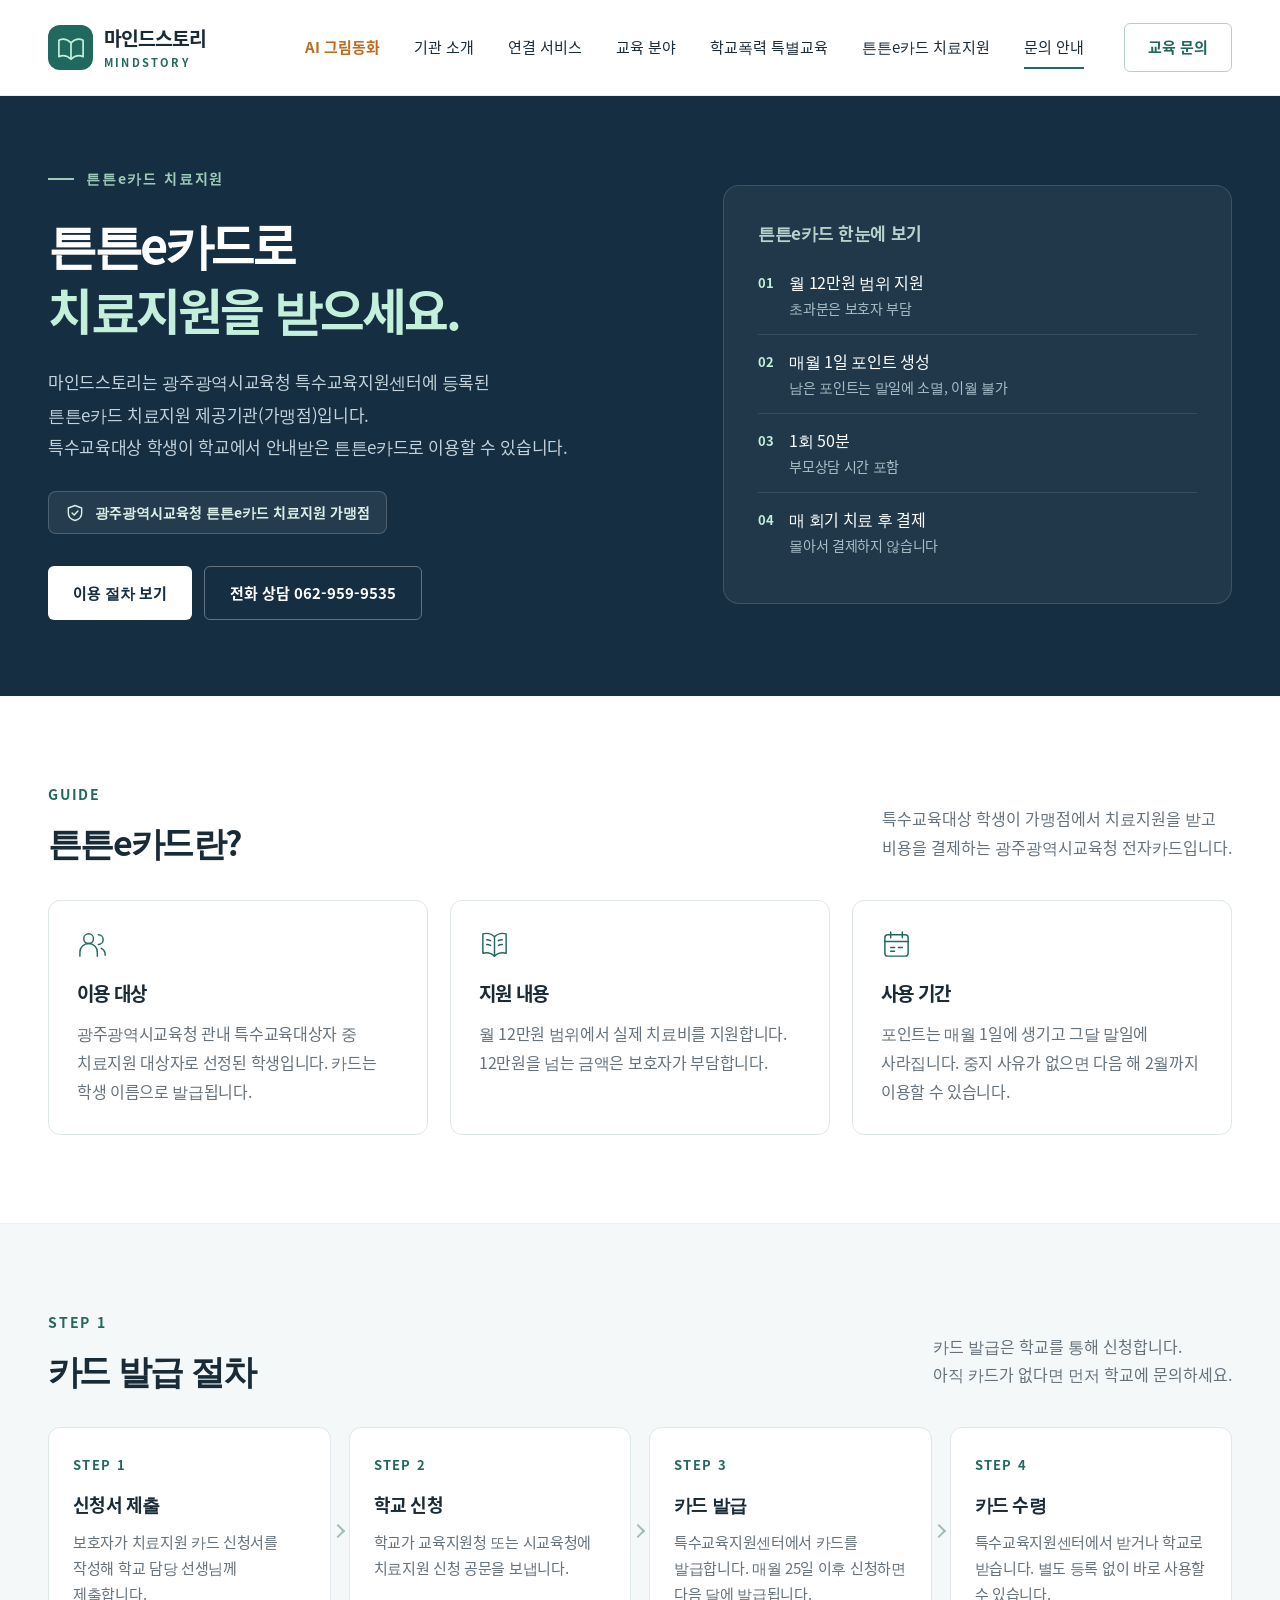
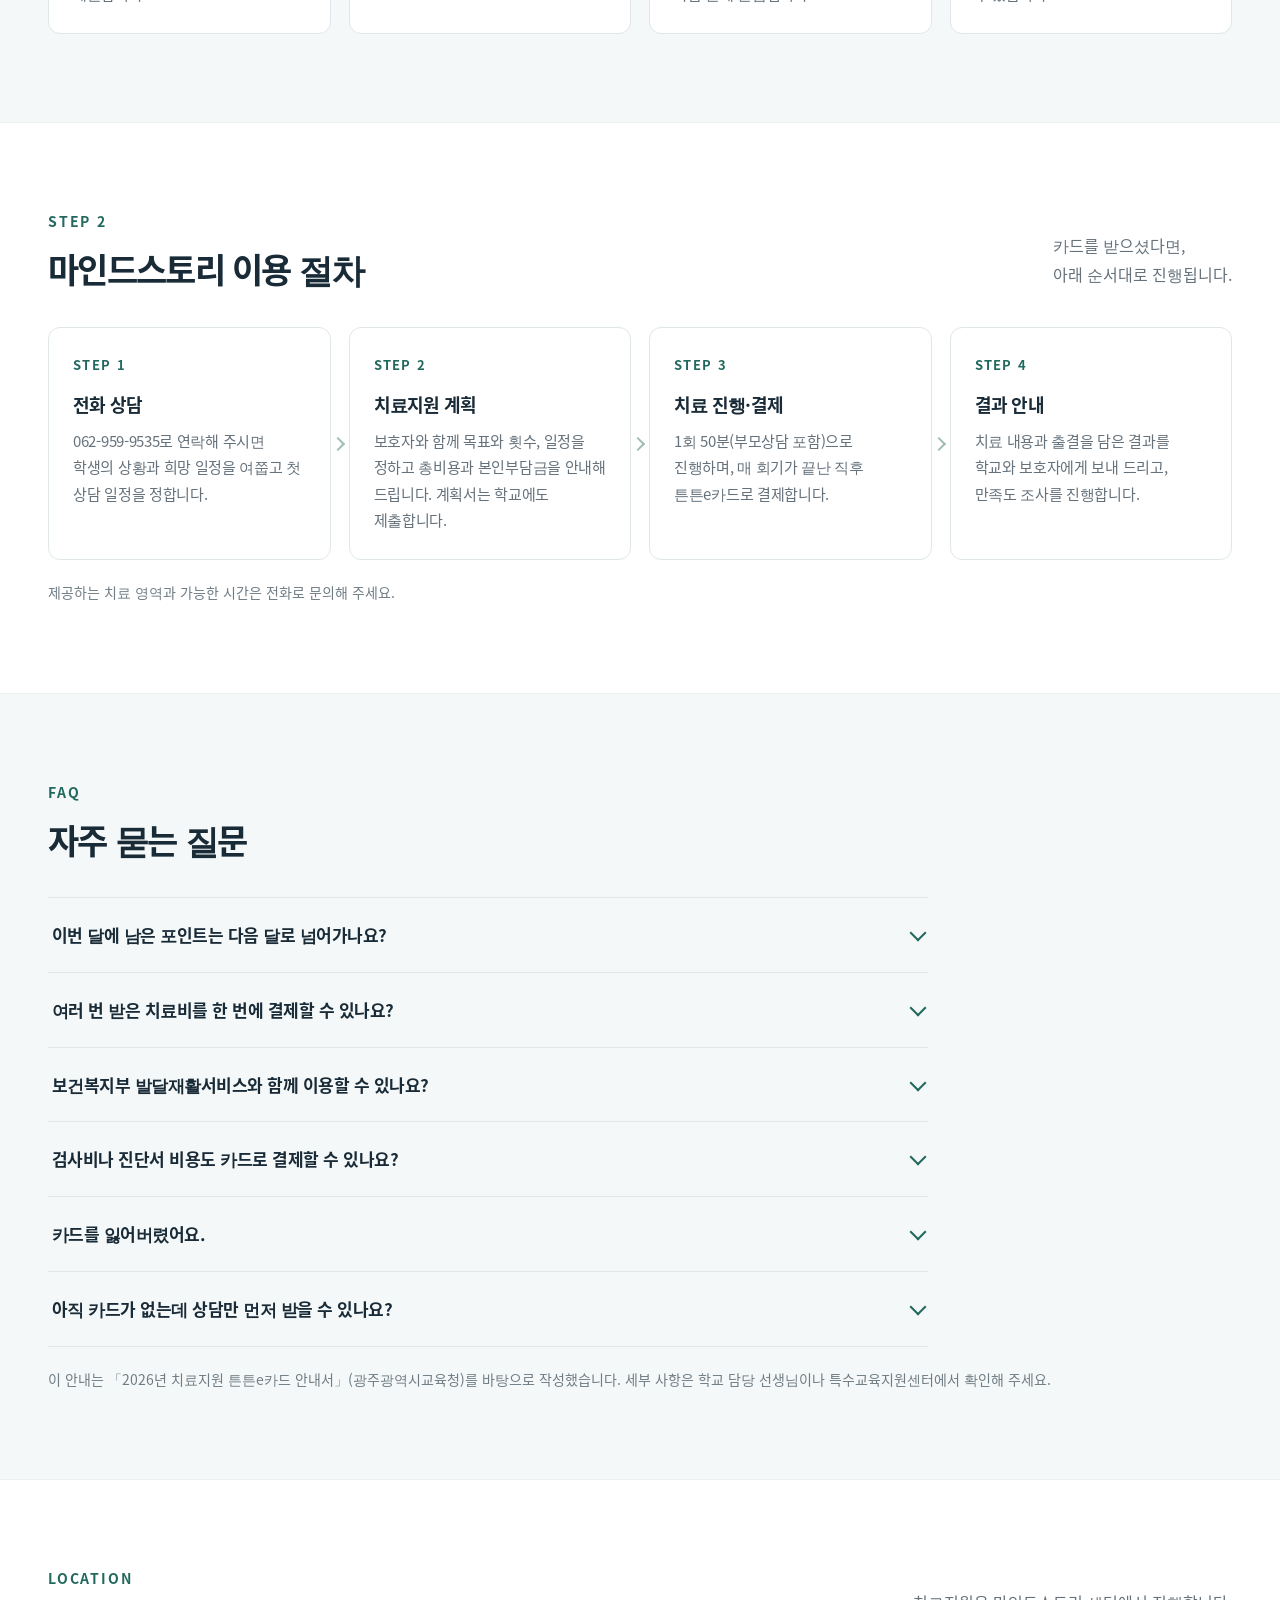
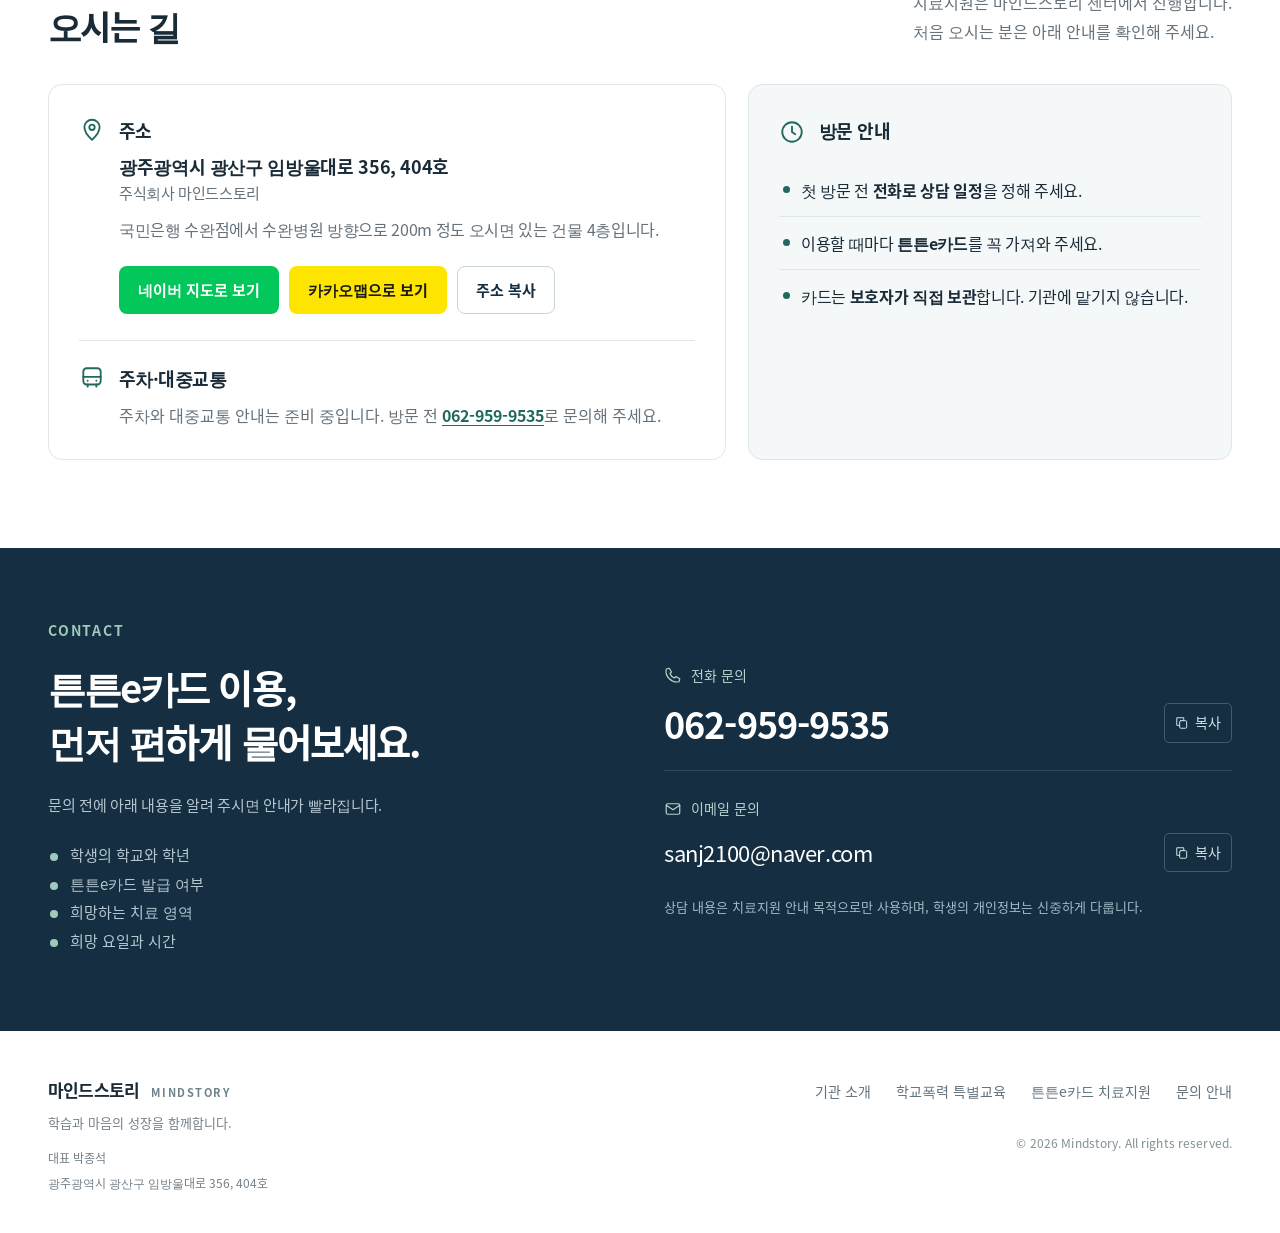
<file: tteun-card.html>
<!doctype html>
<html lang="ko">
<head>
  <meta charset="utf-8">
  <meta name="viewport" content="width=device-width, initial-scale=1">
  <meta name="theme-color" content="#152e41">
  <meta name="description" content="광주광역시교육청 튼튼e카드 치료지원 가맹점 마인드스토리. 튼튼e카드 지원 내용, 카드 발급 절차, 이용 방법과 자주 묻는 질문을 안내합니다.">
  <link rel="canonical" href="https://mindstory.kr/tteun-card.html">
  <meta property="og:url" content="https://mindstory.kr/tteun-card.html">
  <meta property="og:site_name" content="마인드스토리">
  <meta property="og:type" content="website">
  <meta property="og:title" content="튼튼e카드 치료지원 안내 | 마인드스토리">
  <meta property="og:description" content="광주광역시교육청 튼튼e카드 치료지원 가맹점 마인드스토리의 이용 안내입니다.">
  <title>튼튼e카드 치료지원 안내 | 마인드스토리</title>
  <link rel="icon" href="assets/favicon.svg" type="image/svg+xml">
  <link rel="preload" href="assets/mindstory-sans-regular.woff" as="font" type="font/woff" crossorigin>
  <link rel="stylesheet" href="styles.css?v=20261126b">
  <link rel="stylesheet" href="special.css?v=20261126b">
  <script src="site-config.js?v=20261126b" defer></script>
  <script src="site.js?v=20261126b" defer></script>
</head>
<body>
  <a class="skip-link" href="#main">본문으로 바로가기</a>
  <svg class="icon-definitions" xmlns="http://www.w3.org/2000/svg" aria-hidden="true">
    <symbol id="icon-growth" viewBox="0 0 32 32"><path d="M16 28V14M16 20C7 20 4 15 4 9c7 0 12 3 12 11ZM16 15c0-8 4-12 12-12 0 8-4 12-12 12ZM7 28h18"/></symbol>
    <symbol id="icon-people" viewBox="0 0 32 32"><circle cx="12" cy="10" r="5"/><path d="M3 28v-4a9 9 0 0 1 18 0v4M22 6a5 5 0 0 1 0 10M25 20a7 7 0 0 1 4 7"/></symbol>
    <symbol id="icon-book" viewBox="0 0 32 32"><path d="M16 8c-3-3-8-4-12-3v20c4-1 9 0 12 3 3-3 8-4 12-3V5c-4-1-9 0-12 3Z"/><path d="M16 8v20M8 11c2 0 3 .5 4 1M20 12c1-1 3-1 4-1M8 16c2 0 3 .5 4 1M20 17c1-1 3-1 4-1"/></symbol>
    <symbol id="icon-calendar" viewBox="0 0 32 32"><rect x="4" y="6" width="24" height="22" rx="3"/><path d="M4 13h24M10 3v6M22 3v6M10 19h4M18 19h4M10 23h4"/></symbol>
    <symbol id="icon-pin" viewBox="0 0 24 24"><path d="M12 21s-7-6.2-7-11.5a7 7 0 0 1 14 0C19 14.8 12 21 12 21Z"/><circle cx="12" cy="9.5" r="2.5"/></symbol>
    <symbol id="icon-bus" viewBox="0 0 24 24"><rect x="4" y="3" width="16" height="15" rx="3"/><path d="M4 11h16M8 18v2M16 18v2M8 14.5h.01M16 14.5h.01"/></symbol>
    <symbol id="icon-clock" viewBox="0 0 24 24"><circle cx="12" cy="12" r="9"/><path d="M12 7v5l3 2"/></symbol>
    <symbol id="icon-shield" viewBox="0 0 24 24"><path d="M12 3 4 6v6c0 5 3.5 8 8 9 4.5-1 8-4 8-9V6l-8-3Z"/><path d="m8.5 12 2.5 2.5 4.5-5"/></symbol>
    <symbol id="icon-phone" viewBox="0 0 24 24"><path d="m7 3 3 5-2 2c1 3 3 5 6 6l2-2 5 3-1 4C10 23 1 14 3 4l4-1Z"/></symbol>
    <symbol id="icon-mail" viewBox="0 0 24 24"><rect x="3" y="5" width="18" height="14" rx="2"/><path d="m3 7 9 6 9-6"/></symbol>
    <symbol id="icon-copy" viewBox="0 0 24 24"><rect x="8" y="8" width="12" height="13" rx="2"/><path d="M15 8V3H3v13h5"/></symbol>
    <symbol id="icon-menu" viewBox="0 0 24 24"><path d="M4 6h16M4 12h16M4 18h16"/></symbol>
    <symbol id="icon-close" viewBox="0 0 24 24"><path d="m5 5 14 14M19 5 5 19"/></symbol>
  </svg>

  <header class="header" id="top">
    <div class="header-inner container">
      <a class="brand" href="index.html" aria-label="마인드스토리 홈">
        <span class="brand-mark" aria-hidden="true"><svg viewBox="0 0 44 44"><path d="M8 32V13c6-3 10-1 14 3 4-4 8-6 14-3v19c-6-3-10-1-14 3-4-4-8-6-14-3Z"/><path d="M22 16v19"/></svg></span>
        <span class="brand-name">마인드스토리<span>MINDSTORY</span></span>
      </a>
      <nav class="desktop-nav" aria-label="주 메뉴">
        <a class="nav-story" href="index.html#story">AI 그림동화</a>
        <a href="index.html#about">기관 소개</a>
        <a href="index.html#services">연결 서비스</a>
        <a href="index.html#education">교육 분야</a>
        <a class="nav-special" href="special-education.html">학교폭력 특별교육</a><a href="tteun-card.html" aria-current="page">튼튼e카드 치료지원</a>
        <a href="#contact">문의 안내</a>
      </nav>
      <a class="header-contact" href="#contact">교육 문의</a>
      <button class="menu-toggle" type="button" aria-expanded="false" aria-controls="mobile-nav" aria-label="메뉴 열기"><svg class="icon"><use href="#icon-menu"/></svg></button>
    </div>
    <nav id="mobile-nav" class="mobile-nav" aria-label="모바일 메뉴" hidden>
      <a href="index.html">홈</a><a class="nav-story" href="index.html#story">AI 그림동화</a><a href="index.html#about">기관 소개</a><a href="index.html#services">연결 서비스</a><a href="index.html#education">교육 분야</a><a class="nav-special" href="special-education.html">학교폭력 특별교육</a><a href="tteun-card.html" aria-current="page">튼튼e카드 치료지원</a><a href="#contact">문의 안내</a>
    </nav>
  </header>

  <main id="main">

    <section class="sp-hero" aria-labelledby="sp-title">
      <div class="container sp-hero-inner">
        <div>
          <p class="eyebrow"><span class="eyebrow-rule"></span> 튼튼e카드 치료지원</p>
          <h1 id="sp-title">튼튼e카드로<br><span>치료지원을 받으세요.</span></h1>
          <p class="sp-hero-lead">마인드스토리는 광주광역시교육청 특수교육지원센터에 등록된<br class="desktop-break"> 튼튼e카드 치료지원 제공기관(가맹점)입니다.<br class="desktop-break"> 특수교육대상 학생이 학교에서 안내받은 튼튼e카드로 이용할 수 있습니다.</p>
          <p class="designation"><svg class="icon" aria-hidden="true"><use href="#icon-shield"/></svg>광주광역시교육청 튼튼e카드 치료지원 가맹점</p>
          <div class="sp-hero-actions">
            <a class="button button-light" href="#use">이용 절차 보기</a>
            <a class="button button-outline-light" href="tel:0629599535">전화 상담 062-959-9535</a>
          </div>
        </div>
        <aside class="sp-hero-card" aria-label="튼튼e카드 한눈에 보기">
          <h2>튼튼e카드 한눈에 보기</h2>
          <ol>
            <li><div>월 12만원 범위 지원<span>초과분은 보호자 부담</span></div></li>
            <li><div>매월 1일 포인트 생성<span>남은 포인트는 말일에 소멸, 이월 불가</span></div></li>
            <li><div>1회 50분<span>부모상담 시간 포함</span></div></li>
            <li><div>매 회기 치료 후 결제<span>몰아서 결제하지 않습니다</span></div></li>
          </ol>
        </aside>
      </div>
    </section>

    <section class="sp-section container" id="guide" aria-labelledby="guide-title">
      <div class="section-heading"><div><p class="eyebrow">GUIDE</p><h2 id="guide-title">튼튼e카드란?</h2></div><p class="section-description">특수교육대상 학생이 가맹점에서 치료지원을 받고 <br>비용을 결제하는 광주광역시교육청 전자카드입니다.</p></div>
      <div class="info-grid">
        <article class="info-card"><div class="education-icon"><svg class="icon"><use href="#icon-people"/></svg></div><h3>이용 대상</h3><p>광주광역시교육청 관내 특수교육대상자 중 치료지원 대상자로 선정된 학생입니다. 카드는 학생 이름으로 발급됩니다.</p></article>
        <article class="info-card"><div class="education-icon"><svg class="icon"><use href="#icon-book"/></svg></div><h3>지원 내용</h3><p>월 12만원 범위에서 실제 치료비를 지원합니다. 12만원을 넘는 금액은 보호자가 부담합니다.</p></article>
        <article class="info-card"><div class="education-icon"><svg class="icon"><use href="#icon-calendar"/></svg></div><h3>사용 기간</h3><p>포인트는 매월 1일에 생기고 그달 말일에 사라집니다. 중지 사유가 없으면 다음 해 2월까지 이용할 수 있습니다.</p></article>
      </div>
    </section>

    <section class="sp-section is-tinted" id="issue" aria-labelledby="issue-title">
      <div class="container">
        <div class="section-heading"><div><p class="eyebrow">STEP 1</p><h2 id="issue-title">카드 발급 절차</h2></div><p class="section-description">카드 발급은 학교를 통해 신청합니다. <br>아직 카드가 없다면 먼저 학교에 문의하세요.</p></div>
        <ol class="steps">
          <li><h3>신청서 제출</h3><p>보호자가 치료지원 카드 신청서를 작성해 학교 담당 선생님께 제출합니다.</p></li>
          <li><h3>학교 신청</h3><p>학교가 교육지원청 또는 시교육청에 치료지원 신청 공문을 보냅니다.</p></li>
          <li><h3>카드 발급</h3><p>특수교육지원센터에서 카드를 발급합니다. 매월 25일 이후 신청하면 다음 달에 발급됩니다.</p></li>
          <li><h3>카드 수령</h3><p>특수교육지원센터에서 받거나 학교로 받습니다. 별도 등록 없이 바로 사용할 수 있습니다.</p></li>
        </ol>
      </div>
    </section>

    <section class="sp-section container" id="use" aria-labelledby="use-title">
      <div class="section-heading"><div><p class="eyebrow">STEP 2</p><h2 id="use-title">마인드스토리 이용 절차</h2></div><p class="section-description">카드를 받으셨다면, <br>아래 순서대로 진행됩니다.</p></div>
      <ol class="steps">
        <li><h3>전화 상담</h3><p>062-959-9535로 연락해 주시면 학생의 상황과 희망 일정을 여쭙고 첫 상담 일정을 정합니다.</p></li>
        <li><h3>치료지원 계획</h3><p>보호자와 함께 목표와 횟수, 일정을 정하고 총비용과 본인부담금을 안내해 드립니다. 계획서는 학교에도 제출합니다.</p></li>
        <li><h3>치료 진행·결제</h3><p>1회 50분(부모상담 포함)으로 진행하며, 매 회기가 끝난 직후 튼튼e카드로 결제합니다.</p></li>
        <li><h3>결과 안내</h3><p>치료 내용과 출결을 담은 결과를 학교와 보호자에게 보내 드리고, 만족도 조사를 진행합니다.</p></li>
      </ol>
      <!-- TODO(대표 확인 후 입력): 마인드스토리 제공 치료 영역 -->
      <p class="steps-note">제공하는 치료 영역과 가능한 시간은 전화로 문의해 주세요.</p>
    </section>

    <section class="sp-section is-tinted" id="faq" aria-labelledby="faq-title">
      <div class="container">
        <div class="section-heading"><div><p class="eyebrow">FAQ</p><h2 id="faq-title">자주 묻는 질문</h2></div></div>
        <div class="faq">
          <details><summary>이번 달에 남은 포인트는 다음 달로 넘어가나요?</summary><p>아니요. 포인트는 매월 1일에 생기고 그달 말일에 사라지며, 다음 달로 넘어가지 않습니다.</p></details>
          <details><summary>여러 번 받은 치료비를 한 번에 결제할 수 있나요?</summary><p>아니요. 결제는 치료를 받은 직후 매 회기마다 하는 것이 원칙입니다. 한 번에 몰아서 결제하면 교육청 점검 대상이 될 수 있습니다.</p></details>
          <details><summary>보건복지부 발달재활서비스와 함께 이용할 수 있나요?</summary><p>같은 치료 영역은 두 곳에서 함께 지원받을 수 없습니다. 영역이 다르면 함께 이용할 수 있으니 상담할 때 알려 주세요.</p></details>
          <details><summary>검사비나 진단서 비용도 카드로 결제할 수 있나요?</summary><p>아니요. 진료비, 진단서 비용, 검사비, 약제비는 튼튼e카드로 결제할 수 없습니다.</p></details>
          <details><summary>카드를 잃어버렸어요.</summary><p>학교 담당 선생님께 알려 주세요. 일반학교는 학교를 통해 특수교육지원센터에 재발급을 신청하고, 특수학교는 재발급 신청서를 학교에 제출합니다.</p></details>
          <details><summary>아직 카드가 없는데 상담만 먼저 받을 수 있나요?</summary><p>네, 전화로 먼저 문의해 주세요. 카드 발급은 학교를 통해 신청하므로, 학교 담당 선생님께 치료지원 신청 방법도 함께 확인해 주세요.</p></details>
        </div>
        <p class="steps-note">이 안내는 「2026년 치료지원 튼튼e카드 안내서」(광주광역시교육청)를 바탕으로 작성했습니다. 세부 사항은 학교 담당 선생님이나 특수교육지원센터에서 확인해 주세요.</p>
      </div>
    </section>

    <section class="sp-section container" id="location" aria-labelledby="location-title">
      <div class="section-heading"><div><p class="eyebrow">LOCATION</p><h2 id="location-title">오시는 길</h2></div><p class="section-description">치료지원은 마인드스토리 센터에서 진행합니다.<br>처음 오시는 분은 아래 안내를 확인해 주세요.</p></div>
      <div class="location-grid">
        <div class="location-card location-main">
          <div class="location-row"><svg class="icon" aria-hidden="true"><use href="#icon-pin"/></svg>
            <div>
              <h3>주소</h3>
              <p class="location-address">광주광역시 광산구 임방울대로 356, 404호<span>주식회사 마인드스토리</span></p>
              <p class="location-hint">국민은행 수완점에서 수완병원 방향으로 200m 정도 오시면 있는 건물 4층입니다.</p>
            </div>
          </div>
          <div class="map-buttons">
            <a class="map-button map-naver" href="https://map.naver.com/p/entry/place/1515203433" target="_blank" rel="noopener noreferrer">네이버 지도로 보기</a>
            <a class="map-button map-kakao" href="https://map.kakao.com/link/search/광주광역시 광산구 임방울대로 356" target="_blank" rel="noopener noreferrer">카카오맵으로 보기</a>
            <button class="map-button map-copy" type="button" data-copy-text="광주광역시 광산구 임방울대로 356, 404호">주소 복사</button>
          </div>
          <!-- TODO(대표 확인 후 입력): 주차 가능 여부·주차 위치, 가까운 버스 정류장·노선 -->
          <div class="location-row location-sub"><svg class="icon" aria-hidden="true"><use href="#icon-bus"/></svg>
            <div>
              <h3>주차·대중교통</h3>
              <p class="location-pending">주차와 대중교통 안내는 준비 중입니다. 방문 전 <a href="tel:0629599535">062-959-9535</a>로 문의해 주세요.</p>
            </div>
          </div>
        </div>
        <div class="location-card location-day">
          <div class="location-row"><svg class="icon" aria-hidden="true"><use href="#icon-clock"/></svg><h3>방문 안내</h3></div>
          <ul class="day-list">
            <li>첫 방문 전 <strong>전화로 상담 일정</strong>을 정해 주세요.</li>
            <li>이용할 때마다 <strong>튼튼e카드</strong>를 꼭 가져와 주세요.</li>
            <li>카드는 <strong>보호자가 직접 보관</strong>합니다. 기관에 맡기지 않습니다.</li>
          </ul>
        </div>
      </div>
    </section>

    <section class="contact-section" id="contact" aria-labelledby="contact-title">
      <div class="container contact-inner">
        <div class="contact-copy">
          <p class="eyebrow">CONTACT</p>
          <h2 id="contact-title">튼튼e카드 이용,<br>먼저 편하게 물어보세요.</h2>
          <p class="contact-prep">문의 전에 아래 내용을 알려 주시면 안내가 빨라집니다.</p>
          <ul class="prep-list">
            <li>학생의 학교와 학년</li>
            <li>튼튼e카드 발급 여부</li>
            <li>희망하는 치료 영역</li>
            <li>희망 요일과 시간</li>
          </ul>
        </div>
        <div class="contact-details">
          <div class="contact-detail"><div class="contact-label"><svg class="icon"><use href="#icon-phone"/></svg><span>전화 문의</span></div><div class="contact-value-row"><a class="phone-value" data-phone-link href="tel:0629599535"><span data-phone>062-959-9535</span></a><button class="copy-button" type="button" data-copy="phone" aria-label="전화번호 복사"><svg class="icon"><use href="#icon-copy"/></svg><span>복사</span></button></div></div>
          <div class="contact-detail"><div class="contact-label"><svg class="icon"><use href="#icon-mail"/></svg><span>이메일 문의</span></div><div class="contact-value-row"><a class="email-value" data-email-link data-subject="튼튼e카드 치료지원 문의" href="mailto:sanj2100@naver.com"><span data-email>sanj2100@naver.com</span></a><button class="copy-button" type="button" data-copy="email" aria-label="이메일 주소 복사"><svg class="icon"><use href="#icon-copy"/></svg><span>복사</span></button></div></div>
          <p class="contact-hint">상담 내용은 치료지원 안내 목적으로만 사용하며, 학생의 개인정보는 신중하게 다룹니다.</p>
        </div>
      </div>
    </section>
  </main>

  <footer class="footer container"><div><a class="footer-brand" href="index.html">마인드스토리<span>MINDSTORY</span></a><p>학습과 마음의 성장을 함께합니다.</p><p class="footer-representative">대표 박종석</p><p class="footer-address">광주광역시 광산구 임방울대로 356, 404호</p></div><div class="footer-right"><nav aria-label="하단 메뉴"><a href="index.html#about">기관 소개</a><a href="special-education.html">학교폭력 특별교육</a><a href="tteun-card.html">튼튼e카드 치료지원</a><a href="#contact">문의 안내</a></nav><small>© <span data-year>2026</span> Mindstory. All rights reserved.</small></div></footer>
  <div class="toast" id="toast" role="status" aria-live="polite" aria-atomic="true"></div>
  <script>
  document.addEventListener('click', function (e) {
    var b = e.target.closest('[data-copy-text]'); if (!b) return;
    var t = b.getAttribute('data-copy-text');
    var done = function (ok) { var o = b.textContent; b.textContent = ok ? '복사했습니다' : '복사 실패'; setTimeout(function () { b.textContent = o; }, 1500); };
    if (navigator.clipboard && window.isSecureContext) navigator.clipboard.writeText(t).then(function () { done(true); }, function () { done(false); });
    else { var a = document.createElement('textarea'); a.value = t; document.body.appendChild(a); a.select(); try { done(document.execCommand('copy')); } catch (x) { done(false); } a.remove(); }
  });
  </script>
</body>
</html>
</file>
<file: styles.css>
@font-face{font-family:Mindstory Sans;src:url('assets/mindstory-sans-regular.woff') format('woff');font-style:normal;font-weight:400;font-display:swap}
@font-face{font-family:Mindstory Sans;src:url('assets/mindstory-sans-bold.woff') format('woff');font-style:normal;font-weight:700;font-display:swap}
:root{--navy:#152e41;--teal:#21685e;--ink:#1a2b38;--muted:#65717b;--line:#e1e7e9;--light:#f5f8f8;--mint:#c3efdb;--container:1240px;--header-height:96px}
*{box-sizing:border-box}html{scroll-behavior:smooth;scroll-padding-top:calc(var(--header-height) + 24px)}body{margin:0;background:#fff;color:var(--ink);font-family:'Mindstory Sans','Noto Sans KR','Apple SD Gothic Neo','Malgun Gothic',sans-serif;font-size:1rem;line-height:1.75;word-break:keep-all;overflow-wrap:break-word;-webkit-font-smoothing:antialiased}h1,h2,h3,p{margin:0}a{color:inherit;text-decoration:none}button{font:inherit;cursor:pointer}button,a{-webkit-tap-highlight-color:transparent}button{border:0}img{display:block;max-width:100%}svg{display:block}a:focus-visible,button:focus-visible{outline:3px solid #40a68f;outline-offset:5px}::selection{background:#d7eee4;color:var(--navy)}.container{width:min(var(--container),calc(100% - 96px));margin-inline:auto}.icon-definitions{position:absolute;width:0;height:0;overflow:hidden}.icon{width:1.5rem;height:1.5rem;fill:none;stroke:currentColor;stroke-width:1.7;stroke-linecap:round;stroke-linejoin:round;flex-shrink:0}.skip-link{position:fixed;top:-80px;left:16px;z-index:100;padding:10px 20px;border-radius:5px;background:var(--navy);color:white}.skip-link:focus{top:12px}.mobile-only{display:none}
.header{height:var(--header-height);position:sticky;top:0;z-index:30;background:rgba(255,255,255,.97);border-bottom:1px solid rgba(225,231,233,.75);transition:box-shadow .2s}.header.is-scrolled{box-shadow:0 4px 20px #122c3d08}.header-inner{height:100%;display:flex;align-items:center;gap:40px}.brand{display:flex;align-items:center;gap:11px;flex-shrink:0}.brand-mark{width:45px;height:45px;background:var(--teal);border-radius:12px;display:grid;place-items:center}.brand-mark svg{width:38px;height:38px;stroke:var(--mint);fill:none;stroke-width:2;stroke-linejoin:round}.brand-name{font-size:1.21rem;font-weight:700;letter-spacing:-.055em;line-height:1.25}.brand-name>span{display:block;font-size:.69rem;letter-spacing:.2em;margin-top:6px;color:var(--teal)}.desktop-nav{display:flex;gap:34px;margin-left:auto;align-items:center}.desktop-nav a{font-size:.9375rem;position:relative;padding:8px 0}.desktop-nav a::after{content:'';position:absolute;bottom:0;left:0;right:0;height:2px;background:var(--teal);transform:scaleX(0);transition:transform .2s}.desktop-nav a:hover::after,.desktop-nav a.is-active::after{transform:scaleX(1)}.header-contact{padding:10px 23px;color:var(--teal);font-size:.9375rem;font-weight:700;border:1px solid #b7ceca;border-radius:6px;transition:background .2s}.header-contact:hover{background:#f0f7f5}.menu-toggle{display:none;background:transparent;color:var(--navy);padding:10px}.mobile-nav[hidden]{display:none}
.hero{display:grid;grid-template-columns:1.05fr 1fr;gap:54px;padding-top:56px;padding-bottom:68px;align-items:center}.eyebrow{display:flex;align-items:center;gap:12px;font-size:.875rem;font-weight:700;letter-spacing:.13em;color:var(--teal);line-height:1.5}.eyebrow-rule{width:26px;height:2px;background:var(--teal)}.hero-copy{padding-top:8px}.hero-copy .eyebrow{letter-spacing:.03em}.hero h1{font-size:clamp(2.7rem,4.4vw,3.85rem);line-height:1.3;letter-spacing:-.065em;font-weight:700;margin-top:26px;white-space:nowrap}.hero h1>span{color:var(--teal)}.hero-description{font-size:1.0625rem;line-height:1.9;color:var(--muted);margin-top:28px;letter-spacing:-.025em}.hero-actions{display:flex;gap:16px;align-items:center;margin-top:34px;flex-wrap:wrap}.button{min-height:54px;display:inline-flex;align-items:center;justify-content:center;padding:13px 25px;font-size:.9375rem;font-weight:700;border-radius:6px;transition:background .2s,transform .2s}.button:hover{transform:translateY(-2px)}.button-primary{background:var(--navy);color:#fff}.button-primary:hover{background:#214b5b}.button-text{padding-inline:10px;text-decoration:underline;text-decoration-color:#b6c2c5;text-underline-offset:7px;text-decoration-thickness:1px}.button-text:hover{color:var(--teal)}.hero-note{display:flex;gap:13px;align-items:center;margin-top:48px}.note-emblem{display:grid;place-items:center;width:44px;height:44px;border-radius:50%;background:#edf5f1;color:var(--teal)}.note-emblem .icon{width:25px;height:25px}.hero-note p{font-size:.875rem;line-height:1.6;font-weight:700}.hero-note p>span{display:block;font-size:.8125rem;font-weight:400;color:var(--muted);margin-top:2px}.hero-art{background:radial-gradient(ellipse at 45% 40%,#234d57 0%,#173943 47%,#132c3d 100%);position:relative;border-radius:18px;aspect-ratio:1.02;overflow:hidden;min-height:480px}.art-heading{position:absolute;z-index:1;top:28px;left:30px;right:30px;display:flex;justify-content:space-between;align-items:center;color:#cce1df;font-size:.75rem;letter-spacing:.16em}.art-heading>span:last-child{font-size:.8125rem;letter-spacing:.03em;color:#b1c8cc}.hero-illustration{position:absolute;width:100%;height:100%;object-fit:contain;inset:-14px 0 0}.art-caption{position:absolute;left:32px;right:32px;bottom:30px;display:flex;justify-content:space-between;align-items:flex-end}.art-caption p{font-size:1.1875rem;line-height:1.5;font-weight:700;color:white;letter-spacing:-.02em}.art-caption>span{font-size:.75rem;color:#a9c5c6;letter-spacing:.03em}
.services-section{background:var(--light);padding:76px 0 60px;border-top:1px solid #edf0f1;border-bottom:1px solid #edf0f1}.section-heading{display:flex;align-items:flex-end;justify-content:space-between;gap:32px;margin-bottom:34px}.section-heading h2{margin-top:13px;font-size:2.125rem;line-height:1.4;letter-spacing:-.05em}.section-description{font-size:.9375rem;color:var(--muted);line-height:1.8;max-width:350px;padding-bottom:4px}.service-grid{display:grid;grid-template-columns:repeat(3,minmax(0,1fr));gap:22px}.service-card{background:#fff;border:1px solid #dfe7e8;border-radius:12px;padding:28px 28px 0;display:flex;flex-direction:column;position:relative;overflow:hidden;transition:transform .22s,box-shadow .22s,border-color .22s}.service-card::before{content:'';position:absolute;top:0;left:0;right:0;height:3px;background:var(--card-color);opacity:0;transition:opacity .22s}.service-card:hover{transform:translateY(-6px);box-shadow:0 14px 30px #122c3d0c;border-color:#b8cecb}.service-card:hover::before{opacity:1}.tone-navy{--card-color:#274764;--card-bg:#eaf0f5}.tone-teal{--card-color:#277366;--card-bg:#e9f4ee}.tone-clay{--card-color:#9b674b;--card-bg:#f8efe9}.service-top{display:flex;justify-content:space-between;align-items:flex-start;margin-bottom:28px}.service-icon{display:grid;place-items:center;width:58px;height:58px;border-radius:13px;background:var(--card-bg);color:var(--card-color)}.service-icon .icon{width:30px;height:30px;stroke-width:1.5}.service-tag{font-size:.8125rem;color:var(--card-color);background:var(--card-bg);padding:3px 10px;border-radius:4px;margin-top:4px}.service-card h3{font-size:1.5rem;letter-spacing:-.045em;line-height:1.4;margin-bottom:7px}.service-subtitle{font-size:.875rem;color:#5c6c77;letter-spacing:-.025em;line-height:1.65}.service-description{margin:20px 0 28px;font-size:1rem;line-height:1.8;letter-spacing:-.025em;color:#62717b;white-space:pre-line}.service-bottom{border-top:1px solid #e5e9ec;padding:19px 0;display:flex;align-items:center;gap:10px;justify-content:space-between;margin-top:auto}.service-bottom>span:first-child{font-size:.75rem;color:#75818b;word-break:break-all;letter-spacing:0}.service-link-label{font-size:.8125rem;white-space:nowrap;font-weight:700;color:var(--card-color);text-decoration:underline;text-decoration-color:#bdcecd;text-underline-offset:4px}.external-note{text-align:right;margin-top:19px;font-size:.8125rem;color:#7b878c}
.about-section{padding:104px 0 92px;display:grid;grid-template-columns:1fr 1.12fr;gap:110px}.about-title h2{font-size:2.5rem;letter-spacing:-.05em;line-height:1.5;margin-top:18px}.about-signature{margin-top:30px;color:var(--teal);font-size:1.0625rem;font-style:italic;letter-spacing:.01em}.about-copy{padding-top:31px}.about-copy p{font-size:1rem;color:var(--muted);line-height:1.9;letter-spacing:-.02em}.about-copy .about-lead{font-size:1.25rem;line-height:1.85;color:var(--ink);margin-bottom:20px;letter-spacing:-.04em}.about-copy strong{font-weight:700;color:var(--teal)}.about-copy p+p{margin-top:14px}.audience-tags{display:flex;gap:9px;flex-wrap:wrap;margin-top:27px}.audience-tags span{font-size:.8125rem;padding:5px 11px;border:1px solid #dce4e5;border-radius:4px;color:#64717a}
.education-section{border-top:1px solid var(--line);padding-top:66px;padding-bottom:92px}.education-grid{display:grid;grid-template-columns:repeat(3,minmax(0,1fr));margin-top:43px}.education-item{padding:5px 30px 0 0}.education-item+.education-item{border-left:1px solid var(--line);padding-left:38px}.education-icon{color:var(--teal);margin-bottom:20px}.education-icon .icon{width:31px;height:31px;stroke-width:1.5}.education-item h3{font-size:1.1875rem;letter-spacing:-.04em;margin-bottom:12px}.education-item p{font-size:1rem;color:var(--muted);line-height:1.8;letter-spacing:-.02em}.education-keywords{display:block;font-size:.8125rem;color:#5c796e;margin-top:24px}
.contact-section{background:var(--navy);color:white;padding:72px 0 76px}.contact-inner{display:grid;grid-template-columns:1fr 1.1fr;gap:100px;align-items:center}.contact-copy .eyebrow{color:#9ecaba}.contact-copy h2{font-size:2.4rem;line-height:1.4;letter-spacing:-.05em;margin-top:19px}.contact-copy>p:last-child{margin-top:23px;color:#b7c7d1;font-size:.9375rem;line-height:1.9;letter-spacing:-.02em}.contact-details{padding-top:6px}.contact-detail+.contact-detail{border-top:1px solid #ffffff20;margin-top:24px;padding-top:25px}.contact-label{display:flex;align-items:center;gap:9px;color:#b8d2ce;font-size:.875rem}.contact-label .icon{width:18px;height:18px;stroke-width:1.6}.contact-value-row{margin-top:12px;display:flex;align-items:center;justify-content:space-between;gap:15px}.phone-value{font-size:2.25rem;line-height:1.3;font-weight:700;letter-spacing:-.025em}.phone-value:hover,.email-value:hover{color:var(--mint)}.email-value{font-size:1.375rem;letter-spacing:-.02em;word-break:break-all}.copy-button{display:flex;align-items:center;gap:6px;border:1px solid #ffffff35;border-radius:5px;background:transparent;color:#d2e2e7;font-size:.8125rem;line-height:1.4;padding:9px 10px;flex-shrink:0;transition:background .2s}.copy-button .icon{width:14px;height:14px}.copy-button:hover{background:#ffffff15}.contact-hint{font-size:.8125rem;color:#a6bbc8;margin-top:23px;line-height:1.8}.footer{padding-top:44px;padding-bottom:40px;display:flex;justify-content:space-between;gap:40px;align-items:flex-start}.footer-brand{font-size:1.0625rem;font-weight:700;letter-spacing:-.045em;display:inline-flex;gap:12px;align-items:baseline}.footer-brand>span{font-size:.6875rem;letter-spacing:.14em;color:#6d828b}.footer p{font-size:.8125rem;color:#737f88;margin-top:7px}.footer .footer-representative{font-size:.75rem;margin-top:12px}.footer-right{text-align:right;padding-top:4px}.footer nav{display:flex;gap:25px;justify-content:flex-end}.footer nav a{font-size:.8125rem;color:#60717c}.footer nav a:hover{color:var(--teal)}.footer small{font-size:.75rem;color:#819096;display:block;margin-top:28px;letter-spacing:.01em}.toast{position:fixed;bottom:24px;left:50%;transform:translate(-50%,15px);background:#112b3e;color:#fff;border:1px solid #ffffff30;box-shadow:0 8px 30px #122c3d20;padding:13px 22px;border-radius:8px;font-size:.9375rem;max-width:calc(100% - 32px);width:max-content;opacity:0;visibility:hidden;z-index:60;transition:opacity .2s,transform .2s,visibility .2s;pointer-events:none}.toast.is-visible{opacity:1;visibility:visible;transform:translate(-50%,0)}
@media(min-width:1500px){.hero{padding-top:68px;padding-bottom:80px;gap:72px}.hero h1{font-size:4rem}.hero-art{min-height:540px}}
@media(max-width:1100px){:root{--header-height:84px}.container{width:calc(100% - 64px)}.header-inner{gap:28px}.desktop-nav{gap:23px}.hero{gap:32px;padding-top:42px;padding-bottom:48px}.hero h1{font-size:3.2rem}.hero-art{min-height:430px}.hero-description{font-size:1rem}.hero-description .desktop-break{display:none}.hero-actions{gap:9px}.button{padding-inline:18px;font-size:.875rem}.button-text{padding-inline:6px}.hero-note{margin-top:32px}.art-caption>span{display:none}.services-section{padding-top:60px}.service-grid{gap:16px}.service-card{padding:22px 22px 0}.service-bottom{align-items:flex-start;flex-direction:column;gap:5px}.service-description{font-size:.9375rem}.about-section{gap:60px;padding-block:76px}.education-item+.education-item{padding-left:27px}.education-item{padding-right:20px}.education-item p{font-size:.9375rem}.education-keywords{font-size:.75rem}.contact-inner{gap:55px}.phone-value{font-size:2rem}.email-value{font-size:1.25rem}.contact-copy h2{font-size:2.1rem}}
@media(max-width:820px){:root{--header-height:78px}.container{width:calc(100% - 48px)}.desktop-nav{gap:21px}.desktop-nav a{font-size:.875rem}.header-contact{display:none}.hero{gap:25px}.hero h1{font-size:2.7rem}.hero-art{min-height:390px}.hero-actions{gap:4px;align-items:flex-start;flex-direction:column}.hero-description{font-size:.9375rem}.hero-note{margin-top:21px}.hero-note p>span{display:none}.art-heading{left:23px;right:23px;top:24px}.art-heading>span:last-child{display:none}.art-caption{left:23px;bottom:24px}.art-caption p{font-size:1.0625rem}.section-heading h2{font-size:1.875rem}.section-description{font-size:.875rem}.service-grid{gap:13px}.service-card{padding:19px 18px 0}.service-top{margin-bottom:23px;gap:6px}.service-icon{width:46px;height:46px;border-radius:10px}.service-icon .icon{width:26px;height:26px}.service-tag{font-size:.75rem;padding-inline:6px}.service-card h3{font-size:1.25rem}.service-subtitle{font-size:.8125rem;min-height:2.8em}.service-description{font-size:.875rem}.service-bottom>span:first-child{font-size:.6875rem}.about-section{gap:38px}.about-title h2{font-size:2rem}.about-copy .about-lead{font-size:1.125rem}.about-copy p{font-size:.9375rem}.education-item h3{font-size:1.0625rem}.education-keywords{line-height:1.8}.contact-inner{gap:35px}.phone-value{font-size:1.75rem}.email-value{font-size:1.125rem}.copy-button{padding:8px}.copy-button span{display:none}.contact-copy>p:last-child{font-size:.875rem}.contact-hint{font-size:.75rem}.contact-copy h2{font-size:1.95rem}}
@media(max-width:650px){:root{--header-height:76px}.container{width:calc(100% - 40px)}.header-inner{gap:15px}.brand{gap:10px}.brand-mark{width:38px;height:38px;border-radius:10px}.brand-mark svg{width:33px;height:33px}.brand-name{font-size:1.0625rem}.brand-name>span{font-size:.625rem;margin-top:4px}.desktop-nav{display:none}.menu-toggle{display:flex;margin-left:auto}.mobile-nav{position:absolute;left:0;right:0;top:100%;background:#fff;padding:10px 20px 20px;border-bottom:1px solid var(--line);box-shadow:0 12px 20px #122c3d0d}.mobile-nav a{display:block;padding:13px 12px;border-bottom:1px solid #edf1f2;font-size:1rem}.mobile-nav a:last-child{border-bottom:0}.mobile-nav a:hover{background:var(--light);color:var(--teal)}.hero{grid-template-columns:1fr;gap:36px;padding-top:37px;padding-bottom:34px}.hero-copy{padding-top:0}.hero .eyebrow{font-size:.8125rem}.hero h1{font-size:clamp(2.5rem,9.4vw,3.6rem);line-height:1.3;margin-top:20px;letter-spacing:-.06em}.hero-description{font-size:1rem;line-height:1.85;margin-top:22px;max-width:420px}.hero-actions{flex-direction:row;align-items:center;gap:11px;margin-top:25px}.button{min-height:50px;padding:12px 18px;font-size:.875rem}.button-text{padding-inline:8px}.hero-note{display:none}.hero-art{min-height:0;aspect-ratio:1.27;width:100%;max-height:430px;border-radius:14px}.hero-illustration{height:112%;width:90%;inset:-10% 5% 0}.art-heading{top:23px;left:24px;right:24px;font-size:.6875rem}.art-heading>span:last-child{display:block;font-size:.75rem}.art-caption{bottom:22px;left:24px;right:24px}.art-caption p{font-size:1rem}.art-caption>span{display:block;font-size:.6875rem}.services-section{padding:49px 0 35px}.section-heading{display:block;margin-bottom:26px}.eyebrow{font-size:.8125rem;letter-spacing:.1em}.section-heading h2{font-size:1.7rem;line-height:1.45;margin-top:11px;letter-spacing:-.055em}.section-description{font-size:.9375rem;margin-top:13px;padding-bottom:0}.section-description br{display:none}.service-grid{grid-template-columns:1fr;gap:15px}.service-card{padding:23px 24px 0;display:grid;grid-template-columns:1fr;grid-template-areas:'top' 'heading' 'subtitle' 'description' 'bottom'}.service-top{margin-bottom:20px;align-items:center}.service-icon{width:50px;height:50px}.service-icon .icon{width:28px;height:28px}.service-tag{font-size:.8125rem;padding:3px 9px;margin-top:0}.service-card h3{font-size:1.375rem;margin-bottom:5px}.service-subtitle{font-size:.875rem;min-height:0}.service-description{font-size:.9375rem;margin:17px 0 20px;white-space:normal;max-width:290px}.service-bottom{flex-direction:row;align-items:center;padding:16px 0}.service-bottom>span:first-child{font-size:.75rem}.service-link-label{font-size:.8125rem}.external-note{font-size:.75rem;margin-top:15px}.about-section{grid-template-columns:1fr;gap:26px;padding-top:58px;padding-bottom:48px}.about-title h2{font-size:2rem;line-height:1.45;margin-top:14px}.about-signature{margin-top:20px;font-size:1rem}.about-copy{padding-top:0}.about-copy .about-lead{font-size:1.125rem;line-height:1.75;margin-bottom:17px}.about-copy p{font-size:1rem;line-height:1.9}.audience-tags{margin-top:23px;gap:7px}.audience-tags span{font-size:.8125rem;padding:5px 9px}.education-section{padding-top:43px;padding-bottom:52px}.education-grid{grid-template-columns:1fr;margin-top:25px}.education-item{padding:0 0 27px 47px;position:relative}.education-item+.education-item{border-left:0;border-top:1px solid var(--line);padding:26px 0 27px 47px}.education-item:last-child{padding-bottom:0}.education-icon{position:absolute;top:4px;left:0}.education-item+.education-item .education-icon{top:30px}.education-icon .icon{width:29px;height:29px}.education-item h3{font-size:1.125rem;margin-bottom:9px}.education-item p{font-size:.9375rem}.education-item p br{display:none}.education-keywords{font-size:.8125rem;margin-top:13px}.contact-section{padding:47px 0 49px}.contact-inner{grid-template-columns:1fr;gap:34px}.contact-copy h2{font-size:2rem;line-height:1.4;margin-top:16px}.contact-copy>p:last-child{font-size:.9375rem;margin-top:17px}.contact-copy>p:last-child br{display:none}.contact-details{padding-top:0}.contact-detail+.contact-detail{margin-top:22px;padding-top:23px}.contact-label{font-size:.875rem}.phone-value{font-size:2rem}.email-value{font-size:1.1875rem}.copy-button{padding:9px 10px}.copy-button span{display:block}.contact-hint{font-size:.8125rem;margin-top:20px}.footer{flex-direction:column;gap:25px;padding-top:32px;padding-bottom:30px}.footer-brand{font-size:1rem}.footer-brand>span{font-size:.625rem}.footer p{font-size:.8125rem}.footer .footer-representative{font-size:.75rem;margin-top:10px}.footer-right{text-align:left;padding-top:0}.footer nav{justify-content:flex-start;gap:26px}.footer small{margin-top:16px;font-size:.75rem}.desktop-break{display:none}.toast{font-size:.875rem;padding:12px 17px}}
@media(max-width:360px){.container{width:calc(100% - 32px)}.hero h1{font-size:2.35rem}.hero-actions{gap:4px}.button{padding-inline:14px;font-size:.8125rem}.button-text{padding-inline:5px}.art-caption>span{display:none}.service-card{padding-inline:20px}.phone-value{font-size:1.75rem}.email-value{font-size:1.0625rem}.copy-button span{display:none}}
@media(prefers-reduced-motion:reduce){html{scroll-behavior:auto}*,*::before,*::after{animation:none!important;transition:none!important}}
.hero-description,.service-description,.section-description,.about-copy p,.education-item p,.contact-copy>p:last-child{font-size:1rem}
.service-tag,.service-link-label,.copy-button,.footer nav a,.service-subtitle{font-size:.875rem}
.hero-copy,.hero-art{min-width:0}
.hero-art{width:100%}
@media(max-width:650px){.hero-illustration{width:82%;height:90%;inset:0 9% auto}.art-heading>span:last-child{display:none}}
</file>
<file: special.css>
/* 학교폭력 특별교육 코너 전용 스타일 (styles.css 다음에 불러옵니다) */
.desktop-nav a.nav-story,.mobile-nav a.nav-story{color:#c26a1e;font-weight:700}

/* 메인 화면 안내 배너 */
.special-banner-section{padding:0 0 92px}
.special-banner{display:grid;grid-template-columns:1.3fr auto;gap:40px;align-items:center;background:#eef5f2;border:1px solid #d4e6df;border-radius:16px;padding:44px 48px}
.special-banner .eyebrow{letter-spacing:.06em}
.special-banner h2{font-size:1.875rem;line-height:1.45;letter-spacing:-.05em;margin-top:12px}
.special-banner p.special-banner-text{margin-top:14px;color:var(--muted);line-height:1.85;letter-spacing:-.02em}
.special-banner .button{white-space:nowrap}

/* 지정 배지 */
.designation{display:inline-flex;align-items:center;gap:10px;margin-top:28px;padding:10px 16px;border-radius:8px;background:#fff;border:1px solid #cfe2db;font-size:.875rem;font-weight:700;color:var(--teal);line-height:1.5}
.designation .icon{width:20px;height:20px}

/* 특별교육 페이지 */
.sp-hero{background:var(--navy);color:#fff}
.sp-hero-inner{padding:72px 0 76px;display:grid;grid-template-columns:1.2fr 1fr;gap:64px;align-items:center}
.sp-hero .eyebrow{color:#9ecaba}
.sp-hero .eyebrow-rule{background:#9ecaba}
.sp-hero h1{font-size:clamp(2.2rem,3.8vw,3.25rem);line-height:1.35;letter-spacing:-.06em;margin-top:22px}
.sp-hero h1 span{color:var(--mint)}
.sp-hero-lead{margin-top:24px;color:#c3d2db;font-size:1.0625rem;line-height:1.9;letter-spacing:-.02em}
.sp-hero .designation{background:#ffffff12;border-color:#ffffff30;color:#d9efe6}
.sp-hero-actions{display:flex;gap:12px;flex-wrap:wrap;margin-top:32px}
.button-light{background:#fff;color:var(--navy)}
.button-light:hover{background:var(--mint)}
.button-outline-light{border:1px solid #ffffff55;color:#fff}
.button-outline-light:hover{background:#ffffff14}
.sp-hero-card{background:#ffffff0d;border:1px solid #ffffff22;border-radius:16px;padding:32px 34px}
.sp-hero-card h2{font-size:1.0625rem;color:#b8d2ce;letter-spacing:-.02em}
.sp-hero-card ol{list-style:none;margin:18px 0 0;padding:0;counter-reset:pillar}
.sp-hero-card li{counter-increment:pillar;display:flex;gap:16px;padding:14px 0;border-top:1px solid #ffffff1a;font-size:1rem;line-height:1.6;letter-spacing:-.02em}
.sp-hero-card li:first-child{border-top:0;padding-top:4px}
.sp-hero-card li::before{content:counter(pillar,decimal-leading-zero);font-size:.8125rem;font-weight:700;color:var(--mint);padding-top:3px;flex-shrink:0}
.sp-hero-card li span{display:block;font-size:.875rem;color:#a9bfca;margin-top:2px}

.sp-section{padding:88px 0}
.sp-section+.sp-section{border-top:1px solid var(--line)}
.sp-section.is-tinted{background:var(--light);border-top:1px solid #edf0f1;border-bottom:1px solid #edf0f1}
.sp-section.is-tinted+.sp-section{border-top:0}

.info-grid{display:grid;grid-template-columns:repeat(3,minmax(0,1fr));gap:22px}
.info-card{background:#fff;border:1px solid #dfe7e8;border-radius:12px;padding:28px}
.info-card .education-icon{margin-bottom:16px}
.info-card h3{font-size:1.1875rem;letter-spacing:-.04em;margin-bottom:10px}
.info-card p{color:var(--muted);line-height:1.8;letter-spacing:-.02em}

.program-grid{display:grid;grid-template-columns:repeat(2,minmax(0,1fr));gap:24px}
.program{border:1px solid #dfe7e8;border-radius:14px;padding:34px 34px 30px;background:#fff;position:relative;overflow:hidden}
.program::before{content:'';position:absolute;top:0;left:0;right:0;height:4px;background:var(--card-color)}
.program-head{display:flex;justify-content:space-between;align-items:center;gap:12px}
.program h3{font-size:1.5rem;letter-spacing:-.045em}
.program .service-tag{margin-top:0}
.program-intro{margin-top:12px;color:var(--muted);line-height:1.8;letter-spacing:-.02em}
.program-list{list-style:none;margin:22px 0 0;padding:0}
.program-list li{padding:16px 0;border-top:1px solid #e9eef0}
.program-list strong{display:block;font-size:1.0625rem;letter-spacing:-.03em}
.program-list span{display:block;margin-top:4px;font-size:.9375rem;color:var(--muted);line-height:1.7;letter-spacing:-.02em}

.steps{list-style:none;margin:0;padding:0;display:grid;grid-template-columns:repeat(4,minmax(0,1fr));gap:18px;counter-reset:step}
.steps li{counter-increment:step;background:#fff;border:1px solid #dfe7e8;border-radius:12px;padding:26px 24px;position:relative}
.steps li::before{content:'STEP ' counter(step);display:block;font-size:.8125rem;font-weight:700;letter-spacing:.1em;color:var(--teal);margin-bottom:12px}
.steps li:not(:last-child)::after{content:'';position:absolute;top:50%;right:-13px;width:8px;height:8px;border-top:2px solid #9fbcb5;border-right:2px solid #9fbcb5;transform:translateY(-50%) rotate(45deg)}
.steps h3{font-size:1.125rem;letter-spacing:-.04em;margin-bottom:8px}
.steps p{font-size:.9375rem;color:var(--muted);line-height:1.75;letter-spacing:-.02em}
.steps-note{margin-top:20px;font-size:.875rem;color:#6f7c84}

.faq{max-width:880px}
.faq details{border-top:1px solid var(--line)}
.faq details:last-child{border-bottom:1px solid var(--line)}
.faq summary{list-style:none;cursor:pointer;display:flex;justify-content:space-between;align-items:center;gap:20px;padding:22px 4px;font-size:1.0625rem;font-weight:700;letter-spacing:-.03em}
.faq summary::-webkit-details-marker{display:none}
.faq summary::after{content:'';width:10px;height:10px;border-right:2px solid var(--teal);border-bottom:2px solid var(--teal);transform:rotate(45deg);transition:transform .2s;flex-shrink:0;margin-top:-4px}
.faq details[open] summary::after{transform:rotate(-135deg);margin-top:4px}
.faq summary:focus-visible{outline:3px solid #40a68f;outline-offset:2px}
.faq details p{padding:0 4px 24px;color:var(--muted);line-height:1.85;letter-spacing:-.02em}

.prep-list{list-style:none;margin:22px 0 0;padding:0}
.prep-list li{position:relative;padding-left:22px;color:#b7c7d1;font-size:.9375rem;line-height:1.9}
.prep-list li::before{content:'';position:absolute;left:2px;top:.8em;width:8px;height:8px;border-radius:50%;background:#9ecaba}

@media(max-width:1100px){
  .sp-hero-inner{gap:40px}
  .program{padding:28px 26px 24px}
  .steps{grid-template-columns:repeat(2,minmax(0,1fr))}
  .steps li:nth-child(2)::after{display:none}
  .special-banner{padding:36px 36px}
}
@media(max-width:820px){
  .sp-hero-inner{grid-template-columns:1fr;padding:56px 0 60px}
  .info-grid{grid-template-columns:1fr}
  .program-grid{grid-template-columns:1fr}
  .special-banner{grid-template-columns:1fr;gap:24px}
  .special-banner .button{justify-self:start}
}
@media(max-width:650px){
  .special-banner-section{padding-bottom:52px}
  .special-banner{padding:28px 22px;border-radius:14px}
  .special-banner h2{font-size:1.5rem}
  .sp-hero-inner{padding:42px 0 46px}
  .sp-hero h1{font-size:clamp(1.9rem,8vw,2.4rem)}
  .sp-hero-lead{font-size:1rem}
  .sp-hero-lead br{display:none}
  .sp-hero-card{padding:24px 22px}
  .designation{font-size:.8125rem;align-items:flex-start}
  .sp-section{padding:54px 0}
  .info-card{padding:22px}
  .program h3{font-size:1.3rem}
  .steps{grid-template-columns:1fr}
  .steps li::after{display:none}
  .faq summary{font-size:1rem;padding:18px 2px}
}
.contact-copy .contact-prep{margin-top:23px;color:#b7c7d1;font-size:.9375rem;line-height:1.9;letter-spacing:-.02em}

/* 평생교육원 주소 안내 띠 */
.move-notice{background:var(--navy);color:#d6e4ea;font-size:.875rem;line-height:1.5;text-align:center;padding:9px 16px}
.move-notice a{color:var(--mint);font-weight:700;text-decoration:underline;text-underline-offset:3px}
.move-notice a:hover{color:#fff}

/* 오시는 길 */
.location-grid{display:grid;grid-template-columns:1.4fr 1fr;gap:22px}
.location-card{background:#fff;border:1px solid #dfe7e8;border-radius:14px;padding:30px}
.location-row{display:flex;gap:14px;align-items:flex-start}
.location-row>.icon{color:var(--teal);width:26px;height:26px;margin-top:2px}
.location-card h3{font-size:1.125rem;letter-spacing:-.03em}
.location-address{margin-top:6px;font-size:1.125rem;font-weight:700;line-height:1.6;letter-spacing:-.02em}
.location-address span{display:block;font-size:.9375rem;font-weight:400;color:var(--muted)}
.location-hint{margin-top:10px;color:var(--muted);line-height:1.8;letter-spacing:-.02em}
.map-buttons{display:flex;flex-wrap:wrap;gap:10px;margin:22px 0 0 40px}
.map-button{display:inline-flex;align-items:center;justify-content:center;min-height:46px;padding:10px 18px;border-radius:8px;font-size:.9375rem;font-weight:700;border:1px solid transparent;background:none;transition:filter .2s}
.map-button:hover{filter:brightness(.95)}
.map-naver{background:#03c75a;color:#fff}
.map-kakao{background:#fee500;color:#191919}
.map-copy{border-color:#c9d6d8;color:var(--navy);background:#fff}
.location-sub{margin-top:26px;padding-top:22px;border-top:1px solid var(--line)}
.location-pending{margin-top:6px;color:var(--muted);line-height:1.8}
.location-pending a{color:var(--teal);font-weight:700;text-decoration:underline;text-underline-offset:3px}
.location-day{background:var(--light)}
.location-day .location-row{align-items:center}
.day-list{list-style:none;margin:18px 0 0;padding:0}
.day-list li{position:relative;padding:12px 0 12px 22px;border-top:1px solid var(--line);line-height:1.75;letter-spacing:-.02em}
.day-list li:first-child{border-top:0}
.day-list li::before{content:'';position:absolute;left:4px;top:1.35em;width:7px;height:7px;border-radius:50%;background:var(--teal)}
.day-list li span{display:block;font-size:.8125rem;color:var(--muted)}
.footer .footer-address{font-size:.75rem;margin-top:4px}
@media(max-width:820px){.location-grid{grid-template-columns:1fr}}
@media(max-width:650px){.location-card{padding:22px}.map-buttons{margin-left:0}.map-button{flex:1 1 auto}.location-address{font-size:1rem}}

/* AI 그림동화 강조 띠 */
.story-band{background:#fff7ea;border-top:1px solid #f3e2c4;border-bottom:1px solid #f3e2c4;padding:76px 0}
.story-inner{display:grid;grid-template-columns:1.05fr 1fr;gap:56px;align-items:center}
.story-eyebrow{color:#c26a1e}.story-eyebrow .eyebrow-rule{background:#c26a1e}
.story-copy h2{font-size:clamp(2rem,3.4vw,2.75rem);line-height:1.38;letter-spacing:-.06em;margin-top:18px}
.story-copy h2 span{color:#c26a1e}
.story-lead{margin-top:20px;font-size:1.0625rem;line-height:1.9;color:#6b5f52;letter-spacing:-.025em}
.story-steps{list-style:none;margin:30px 0 0;padding:0;display:grid;grid-template-columns:repeat(3,minmax(0,1fr));gap:12px;counter-reset:st}
.story-steps li{counter-increment:st;background:#fff;border:1px solid #f0dcb9;border-radius:12px;padding:16px 16px 15px}
.story-steps li::before{content:counter(st);display:inline-grid;place-items:center;width:26px;height:26px;border-radius:50%;background:#ffe2b3;color:#9a4f12;font-size:.8125rem;font-weight:700;margin-bottom:8px}
.story-steps strong{display:block;font-size:1rem;letter-spacing:-.03em}
.story-steps span{display:block;margin-top:2px;font-size:.8125rem;color:#7a6d5f;line-height:1.55}
.story-actions{display:flex;align-items:center;gap:16px;flex-wrap:wrap;margin-top:30px}
.story-button{background:#c26a1e;color:#fff;min-height:56px;padding-inline:30px;font-size:1rem}
.story-button:hover{background:#a95a15}
.story-domain{font-size:.8125rem;color:#8a7c6c}
.story-art{margin:0}.story-art img{width:100%;height:auto;border-radius:22px;box-shadow:0 18px 40px #b0703026;background:#f3eee4}.story-art figcaption{margin-top:12px;font-size:.8125rem;color:#8a7c6c;text-align:right}
@media(max-width:820px){.story-inner{grid-template-columns:1fr;gap:34px}.story-art{max-width:520px}}
@media(max-width:650px){.story-band{padding:46px 0}.story-lead{font-size:1rem}.story-steps{grid-template-columns:1fr;gap:8px}.story-steps li{display:flex;align-items:center;gap:12px;padding:12px 14px}.story-steps li::before{margin:0;flex-shrink:0}.story-button{width:100%}}

/* 튼튼e카드 치료지원 안내 */
.tteun-section{margin-top:-60px}
.tteun-banner{background:#fbf4ea;border-color:#efdcc2}
.tteun-banner p.tteun-areas{margin-top:8px}
@media(max-width:650px){.tteun-section{margin-top:-28px}}
</file>
